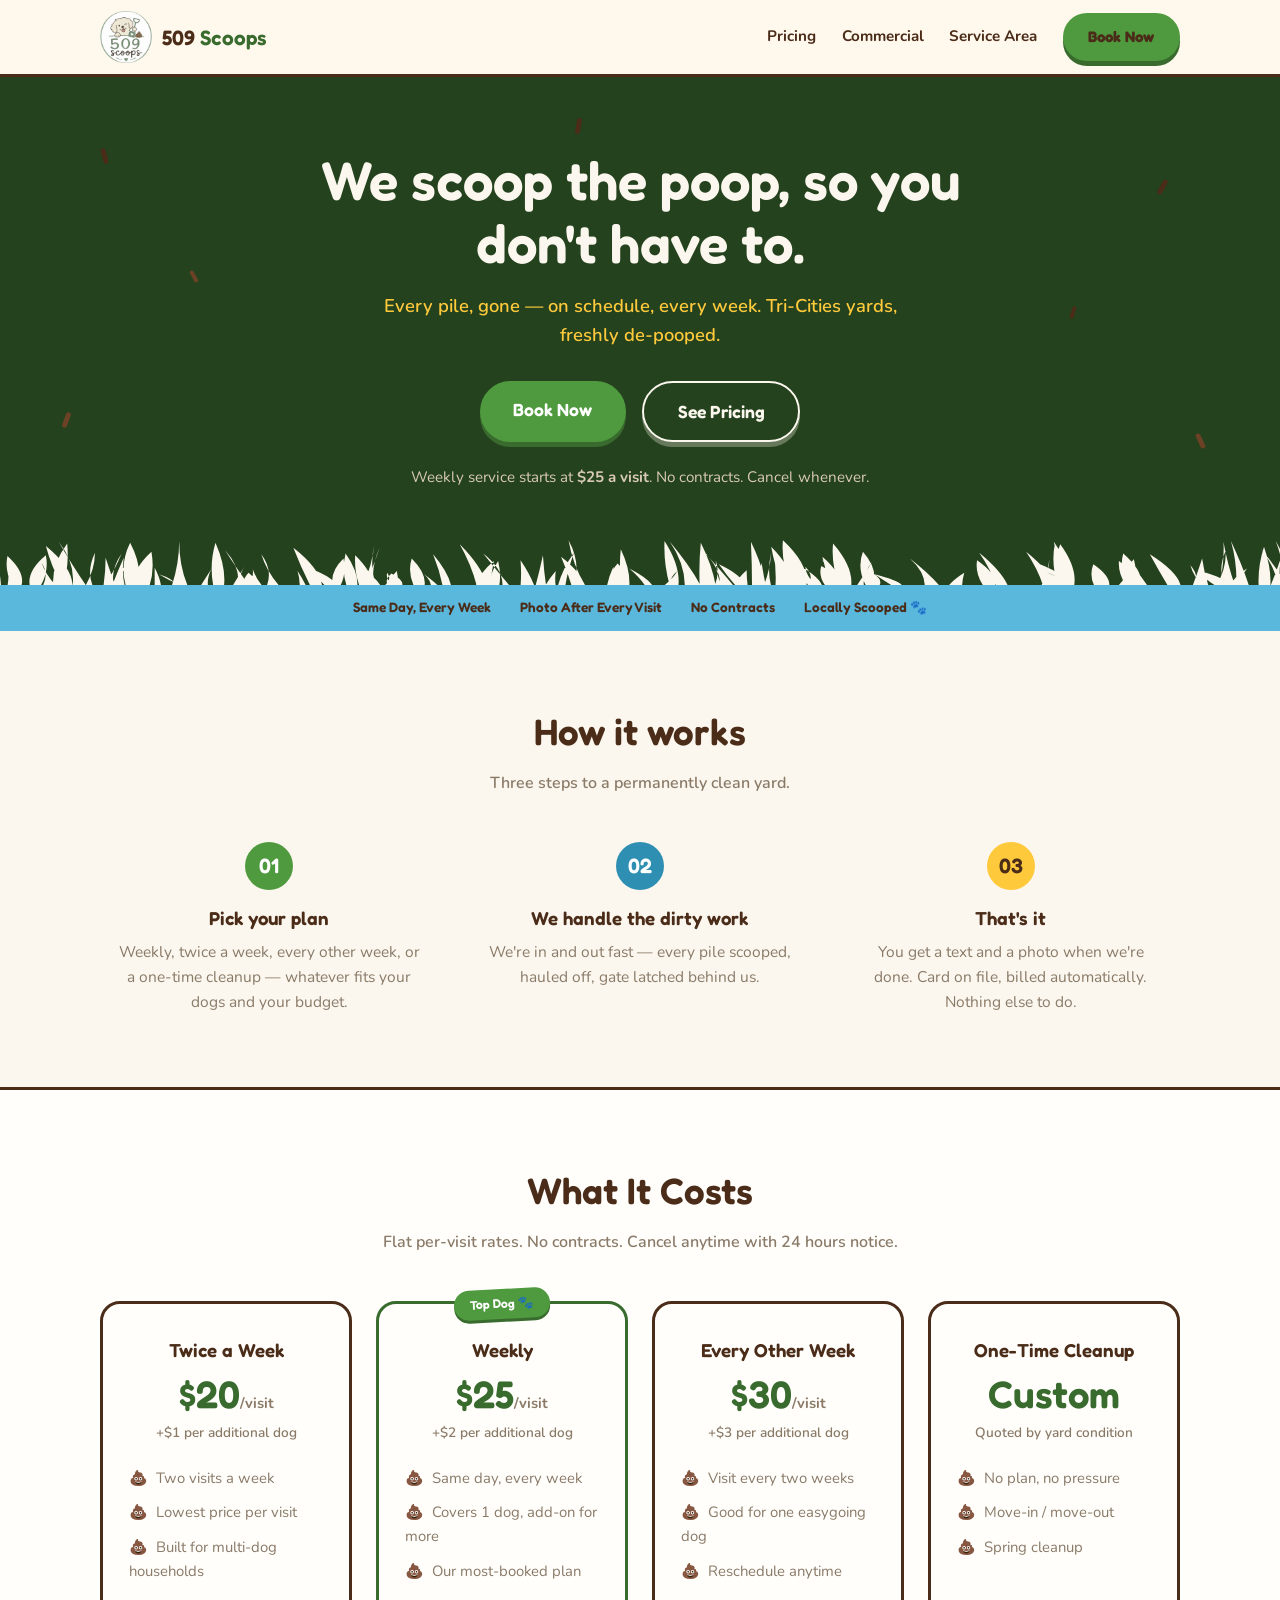
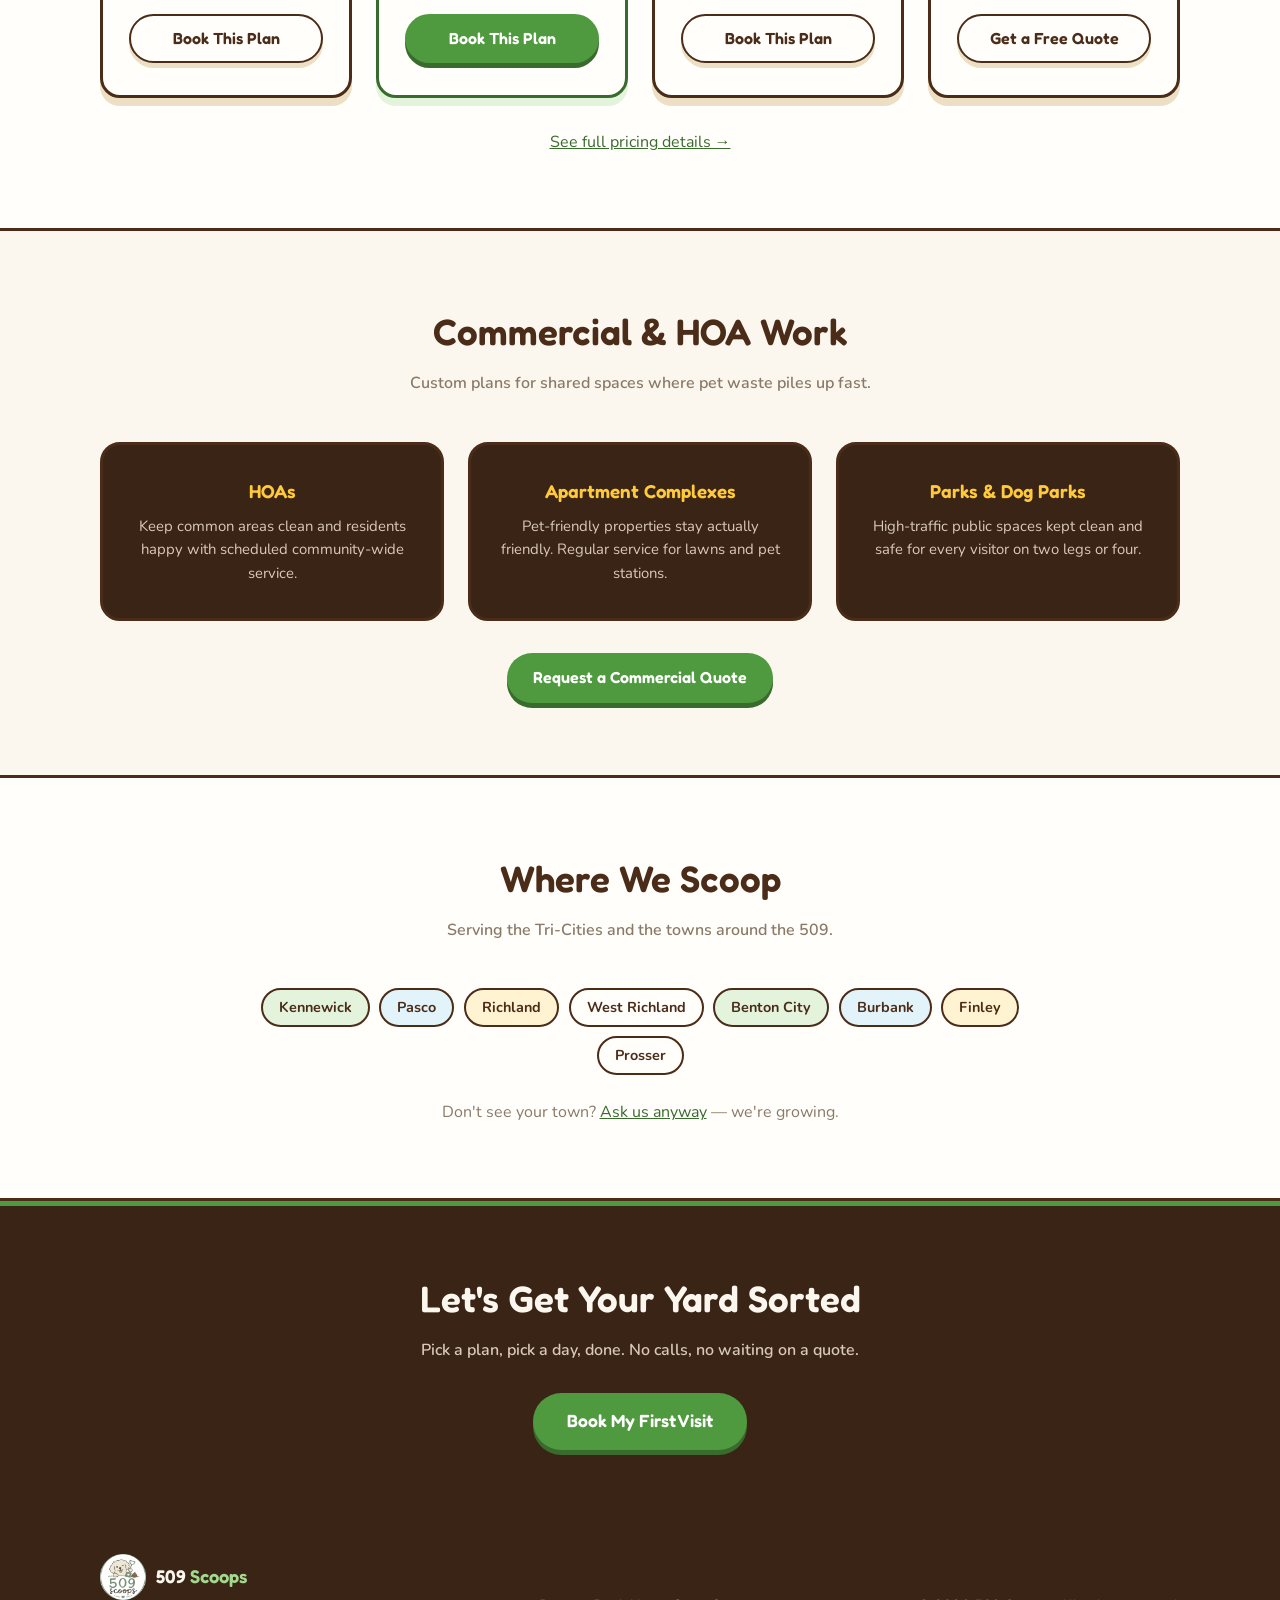
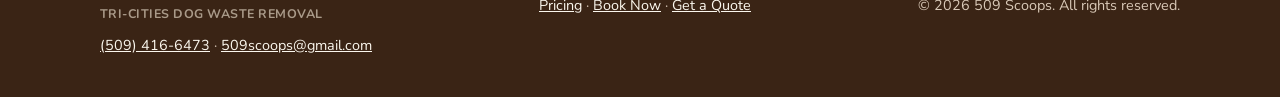
<file: index.html>
<!DOCTYPE html>
<html lang="en">
<head>
  <meta charset="UTF-8">
  <meta name="viewport" content="width=device-width, initial-scale=1.0">
  <title>509 Scoops — Dog Poop Scooping Service in the Tri-Cities, WA</title>
  <meta name="description" content="Professional dog poop scooping in Kennewick, Pasco, and Richland. Weekly, bi-weekly, and one-time yard cleanups starting at $25 per visit. No contracts. Get a free quote today.">
  <link rel="canonical" href="https://509scoops.com/">
  <meta property="og:type" content="website">
  <meta property="og:site_name" content="509 Scoops">
  <meta property="og:title" content="509 Scoops — Dog Poop Scooping Service in the Tri-Cities, WA">
  <meta property="og:description" content="Professional dog poop scooping in Kennewick, Pasco, and Richland. Weekly, bi-weekly, and one-time yard cleanups starting at $25 per visit. No contracts. Get a free quote today.">
  <meta property="og:url" content="https://509scoops.com/">
  <meta property="og:image" content="https://509scoops.com/assets/logo-badge.png">
  <meta name="twitter:card" content="summary">
  <meta name="twitter:title" content="509 Scoops — Dog Poop Scooping Service in the Tri-Cities, WA">
  <meta name="twitter:description" content="Professional dog poop scooping in Kennewick, Pasco, and Richland. Weekly, bi-weekly, and one-time yard cleanups starting at $25 per visit. No contracts. Get a free quote today.">
  <meta name="twitter:image" content="https://509scoops.com/assets/logo-badge.png">
  <link rel="icon" type="image/png" href="/assets/favicon-64.png">
  <link rel="preconnect" href="https://fonts.googleapis.com">
  <link rel="preconnect" href="https://fonts.gstatic.com" crossorigin>
  <link href="https://fonts.googleapis.com/css2?family=Fredoka:wght@500;600;700&family=Nunito:wght@400;600;700;800&display=swap" rel="stylesheet">
  <link rel="stylesheet" href="/css/styles.css?v=5">
  <script type="application/ld+json">
  {
    "@context": "https://schema.org",
    "@type": "LocalBusiness",
    "@id": "https://509scoops.com/#business",
    "name": "509 Scoops",
    "image": "https://509scoops.com/assets/logo-badge.png",
    "url": "https://509scoops.com/",
    "telephone": "+15094166473",
    "email": "509scoops@gmail.com",
    "priceRange": "$20-$49",
    "description": "Professional dog poop scooping and yard cleanup service serving the Tri-Cities, Washington area.",
    "address": {
      "@type": "PostalAddress",
      "addressLocality": "Kennewick",
      "addressRegion": "WA",
      "addressCountry": "US"
    },
    "areaServed": [
      { "@type": "City", "name": "Kennewick" },
      { "@type": "City", "name": "Pasco" },
      { "@type": "City", "name": "Richland" },
      { "@type": "City", "name": "West Richland" },
      { "@type": "City", "name": "Benton City" },
      { "@type": "City", "name": "Burbank" },
      { "@type": "City", "name": "Finley" },
      { "@type": "City", "name": "Prosser" }
    ],
    "makesOffer": [
      {
        "@type": "Offer",
        "name": "Twice-Weekly Dog Waste Removal",
        "price": "20",
        "priceCurrency": "USD"
      },
      {
        "@type": "Offer",
        "name": "Weekly Dog Waste Removal",
        "price": "25",
        "priceCurrency": "USD"
      },
      {
        "@type": "Offer",
        "name": "Bi-Weekly Dog Waste Removal",
        "price": "30",
        "priceCurrency": "USD"
      },
      {
        "@type": "Offer",
        "name": "Monthly Dog Waste Removal",
        "price": "49",
        "priceCurrency": "USD"
      }
    ]
  }
  </script>
</head>
<body>

  <header class="site-header">
    <nav class="nav container">
      <a class="brand" href="/"><img class="brand-badge" src="/assets/logo-badge-300.png" alt="509 Scoops"><span class="brand-text">509 <em>Scoops</em></span></a>
      <button class="nav-toggle" aria-label="Toggle menu" aria-expanded="false">☰</button>
      <ul class="nav-links">
        <li><a href="/pricing/">Pricing</a></li>
        <li><a href="#commercial">Commercial</a></li>
        <li><a href="#service-area">Service Area</a></li>
        <li><a class="btn btn-primary" href="/book/">Book Now</a></li>
      </ul>
    </nav>
  </header>

  <section class="hero">
    <span class="confetti" style="top:14%;left:8%;width:5px;height:16px;background:#4a2c18;transform:rotate(-15deg);"></span>
    <span class="confetti" style="top:66%;left:5%;width:5px;height:16px;background:#6b4226;transform:rotate(20deg);"></span>
    <span class="confetti" style="top:20%;right:9%;width:5px;height:16px;background:#4a2c18;transform:rotate(30deg);"></span>
    <span class="confetti" style="top:70%;right:6%;width:5px;height:16px;background:#6b4226;transform:rotate(-25deg);"></span>
    <span class="confetti" style="top:8%;left:45%;width:5px;height:16px;background:#4a2c18;transform:rotate(10deg);"></span>
    <span class="confetti" style="top:38%;left:15%;width:4px;height:13px;background:#6b4226;transform:rotate(-30deg);"></span>
    <span class="confetti" style="top:45%;right:16%;width:4px;height:13px;background:#4a2c18;transform:rotate(18deg);"></span>
    <div class="container">
      <h1>We scoop the poop, so you don't have to.</h1>
      <p class="lede">Every pile, gone — on schedule, every week. Tri-Cities yards, freshly de-pooped.</p>
      <div class="cta-row">
        <a class="btn btn-primary btn-lg" href="/book/">Book Now</a>
        <a class="btn btn-outline btn-lg" href="/pricing/">See Pricing</a>
      </div>
      <p class="price-note">Weekly service starts at <strong>$25 a visit</strong>. No contracts. Cancel whenever.</p>
    </div>
    <svg class="hero-wave" viewBox="0 0 1200 60" preserveAspectRatio="none">
      <path d="M7,60 Q9,46 7,32 Q13,47 17,60 Z M-8,60 Q-8,53 -23,45 Q-8,53 1,60 Z M28,60 Q25,42 43,23 Q46,43 38,60 Z M12,60 Q4,42 7,24 Q24,44 20,60 Z M-9,60 Q-9,39 -5,17 Q0,41 1,60 Z M68,60 Q71,33 55,7 Q68,36 81,60 Z M58,60 Q48,36 43,12 Q68,38 68,60 Z M40,60 Q46,46 39,32 Q43,47 53,60 Z M50,60 Q48,35 63,9 Q65,37 59,60 Z M97,60 Q99,43 99,26 Q104,45 108,60 Z M127,60 Q118,48 113,37 Q137,50 138,60 Z M98,60 Q108,40 114,21 Q103,42 107,60 Z M80,60 Q89,40 89,20 Q81,42 87,60 Z M105,60 Q110,43 116,26 Q114,45 117,60 Z M118,60 Q112,34 122,8 Q134,37 129,60 Z M125,60 Q124,40 142,19 Q145,42 140,60 Z M161,60 Q168,33 168,6 Q168,36 176,60 Z M188,60 Q193,50 198,40 Q194,51 195,60 Z M163,60 Q166,53 149,46 Q159,54 171,60 Z M145,60 Q145,49 145,38 Q150,50 151,60 Z M223,60 Q226,38 211,17 Q223,41 234,60 Z M229,60 Q227,52 233,44 Q242,53 241,60 Z M218,60 Q224,47 231,33 Q223,48 224,60 Z M234,60 Q238,50 237,40 Q240,51 246,60 Z M250,60 Q256,41 245,22 Q250,43 262,60 Z M200,60 Q196,34 202,8 Q212,37 210,60 Z M312,60 Q309,43 322,27 Q325,45 319,60 Z M291,60 Q282,37 275,14 Q300,39 302,60 Z M305,60 Q298,51 295,41 Q315,52 315,60 Z M281,60 Q281,51 279,42 Q284,52 287,60 Z M364,60 Q360,53 367,45 Q379,53 377,60 Z M337,60 Q332,42 333,23 Q349,43 350,60 Z M325,60 Q320,41 324,21 Q336,43 335,60 Z M342,60 Q350,37 356,14 Q347,39 351,60 Z M361,60 Q365,51 372,42 Q373,52 375,60 Z M340,60 Q349,35 351,10 Q346,38 353,60 Z M360,60 Q368,52 363,44 Q361,53 370,60 Z M344,60 Q343,48 336,35 Q352,49 357,60 Z M447,60 Q442,35 431,10 Q452,37 457,60 Z M388,60 Q382,43 386,27 Q400,45 398,60 Z M404,60 Q404,50 392,41 Q404,51 411,60 Z M415,60 Q412,41 406,22 Q420,43 423,60 Z M446,60 Q449,45 463,30 Q461,47 458,60 Z M502,60 Q506,41 509,23 Q510,43 512,60 Z M456,60 Q454,49 441,38 Q460,50 468,60 Z M471,60 Q472,40 453,21 Q466,42 478,60 Z M459,60 Q459,45 467,30 Q470,46 468,60 Z M511,60 Q515,51 521,42 Q520,52 521,60 Z M523,60 Q527,40 538,20 Q532,42 530,60 Z M488,60 Q489,45 488,29 Q497,46 501,60 Z M583,60 Q580,38 582,16 Q591,40 590,60 Z M538,60 Q545,33 533,5 Q537,35 549,60 Z M569,60 Q571,48 575,37 Q576,49 576,60 Z M575,60 Q569,47 579,33 Q592,48 588,60 Z M536,60 Q532,43 526,25 Q545,44 548,60 Z M628,60 Q622,33 623,6 Q638,36 636,60 Z M622,60 Q631,51 635,42 Q626,52 630,60 Z M605,60 Q600,50 590,39 Q608,51 612,60 Z M670,60 Q675,44 671,29 Q671,46 677,60 Z M675,60 Q676,40 660,19 Q676,42 688,60 Z M642,60 Q642,33 628,7 Q647,36 657,60 Z M656,60 Q655,34 657,8 Q668,36 671,60 Z M727,60 Q728,40 725,19 Q733,42 738,60 Z M710,60 Q712,46 714,32 Q716,48 718,60 Z M688,60 Q692,50 700,41 Q700,51 701,60 Z M734,60 Q726,36 723,13 Q743,39 743,60 Z M705,60 Q705,34 704,7 Q715,36 718,60 Z M735,60 Q738,40 737,20 Q739,42 743,60 Z M690,60 Q681,47 674,34 Q697,48 698,60 Z M716,60 Q722,40 723,20 Q719,42 723,60 Z M757,60 Q764,49 755,37 Q756,50 766,60 Z M775,60 Q779,40 767,21 Q778,42 790,60 Z M779,60 Q774,43 771,25 Q788,44 789,60 Z M774,60 Q767,48 770,36 Q789,49 788,60 Z M758,60 Q751,45 743,31 Q767,47 771,60 Z M787,60 Q779,34 781,9 Q800,37 798,60 Z M742,60 Q732,33 734,5 Q759,35 756,60 Z M816,60 Q812,53 820,46 Q828,54 824,60 Z M803,60 Q811,45 818,30 Q808,47 810,60 Z M812,60 Q803,39 809,19 Q824,41 818,60 Z M837,60 Q828,53 820,46 Q844,54 846,60 Z M934,60 Q929,40 918,20 Q939,42 945,60 Z M867,60 Q867,43 853,27 Q871,45 881,60 Z M922,60 Q914,45 916,29 Q935,46 933,60 Z M889,60 Q894,52 904,44 Q902,53 902,60 Z M992,60 Q985,34 989,9 Q1005,37 1001,60 Z M992,60 Q980,47 975,34 Q1002,48 1001,60 Z M984,60 Q991,49 987,38 Q989,50 998,60 Z M976,60 Q983,44 984,28 Q980,46 985,60 Z M992,60 Q986,35 994,10 Q1010,38 1007,60 Z M978,60 Q973,40 962,19 Q984,42 990,60 Z M998,60 Q999,52 980,43 Q996,52 1009,60 Z M996,60 Q992,33 988,7 Q1004,36 1007,60 Z M1095,60 Q1086,41 1078,22 Q1104,43 1107,60 Z M1065,60 Q1066,40 1052,19 Q1066,42 1076,60 Z M1026,60 Q1021,47 1025,34 Q1041,48 1040,60 Z M1056,60 Q1049,40 1053,21 Q1072,42 1070,60 Z M1053,60 Q1050,44 1063,28 Q1067,46 1061,60 Z M1056,60 Q1048,45 1049,30 Q1068,47 1066,60 Z M1048,60 Q1054,52 1058,45 Q1057,53 1062,60 Z M1140,60 Q1129,51 1123,41 Q1153,52 1153,60 Z M1140,60 Q1150,39 1149,18 Q1141,41 1149,60 Z M1120,60 Q1123,52 1131,44 Q1132,53 1132,60 Z M1119,60 Q1125,48 1116,35 Q1119,49 1128,60 Z M1143,60 Q1148,33 1147,7 Q1151,36 1158,60 Z M1118,60 Q1123,43 1127,27 Q1129,45 1133,60 Z M1153,60 Q1157,49 1169,39 Q1163,50 1161,60 Z M1180,60 Q1179,37 1185,13 Q1192,39 1191,60 Z M1159,60 Q1160,33 1154,6 Q1165,36 1171,60 Z M1191,60 Q1200,33 1205,7 Q1197,36 1201,60 Z M1198,60 Q1196,38 1182,15 Q1198,40 1207,60 Z M1200,60 Q1198,51 1213,42 Q1213,52 1207,60 Z M1204,60 Q1204,33 1196,6 Q1209,36 1215,60 Z M1230,60 Q1232,39 1220,19 Q1231,41 1239,60 Z M1248,60 Q1236,46 1231,33 Q1260,48 1260,60 Z M1220,60 Q1224,34 1213,7 Q1219,36 1230,60 Z M1246,60 Q1252,34 1241,8 Q1249,37 1260,60 Z M1220,60 Q1229,47 1237,35 Q1229,49 1232,60 Z" fill="#fbf7ee"/>
    </svg>
  </section>

  <section class="trust-bar">
    <div class="container">
      <span class="trust-item">Same Day, Every Week</span>
      <span class="trust-item">Photo After Every Visit</span>
      <span class="trust-item">No Contracts</span>
      <span class="trust-item">Locally Scooped 🐾</span>
    </div>
  </section>

  <section class="section">
    <div class="container">
      <h2>How it works</h2>
      <p class="section-sub">Three steps to a permanently clean yard.</p>
      <div class="steps">
        <div class="step">
          <span class="num">01</span>
          <h3>Pick your plan</h3>
          <p>Weekly, twice a week, every other week, or a one-time cleanup — whatever fits your dogs and your budget.</p>
        </div>
        <div class="step">
          <span class="num">02</span>
          <h3>We handle the dirty work</h3>
          <p>We're in and out fast — every pile scooped, hauled off, gate latched behind us.</p>
        </div>
        <div class="step">
          <span class="num">03</span>
          <h3>That's it</h3>
          <p>You get a text and a photo when we're done. Card on file, billed automatically. Nothing else to do.</p>
        </div>
      </div>
    </div>
  </section>

  <section class="section section-alt">
    <div class="container">
      <h2>What It Costs</h2>
      <p class="section-sub">Flat per-visit rates. No contracts. Cancel anytime with 24 hours notice.</p>
      <!-- Prices set from July 2026 Tri-Cities market sweep — confirm before launch -->
      <div class="plans">
        <div class="plan">
          <h3>Twice a Week</h3>
          <p class="price">$20<small>/visit</small></p>
          <p class="per-dog">+$1 per additional dog</p>
          <ul>
            <li>Two visits a week</li>
            <li>Lowest price per visit</li>
            <li>Built for multi-dog households</li>
          </ul>
          <a class="btn btn-outline" href="/book/">Book This Plan</a>
        </div>
        <div class="plan featured">
          <span class="badge">Top Dog 🐾</span>
          <h3>Weekly</h3>
          <p class="price">$25<small>/visit</small></p>
          <p class="per-dog">+$2 per additional dog</p>
          <ul>
            <li>Same day, every week</li>
            <li>Covers 1 dog, add-on for more</li>
            <li>Our most-booked plan</li>
          </ul>
          <a class="btn btn-primary" href="/book/">Book This Plan</a>
        </div>
        <div class="plan">
          <h3>Every Other Week</h3>
          <p class="price">$30<small>/visit</small></p>
          <p class="per-dog">+$3 per additional dog</p>
          <ul>
            <li>Visit every two weeks</li>
            <li>Good for one easygoing dog</li>
            <li>Reschedule anytime</li>
          </ul>
          <a class="btn btn-outline" href="/book/">Book This Plan</a>
        </div>
        <div class="plan">
          <h3>One-Time Cleanup</h3>
          <p class="price">Custom</p>
          <p class="per-dog">Quoted by yard condition</p>
          <ul>
            <li>No plan, no pressure</li>
            <li>Move-in / move-out</li>
            <li>Spring cleanup</li>
          </ul>
          <a class="btn btn-outline" href="/quote/">Get a Free Quote</a>
        </div>
      </div>
      <p style="text-align:center;margin-top:2rem;">
        <a href="/pricing/">See full pricing details →</a>
      </p>
    </div>
  </section>

  <section class="section" id="commercial">
    <div class="container">
      <h2>Commercial &amp; HOA Work</h2>
      <p class="section-sub">Custom plans for shared spaces where pet waste piles up fast.</p>
      <div class="commercial-grid">
        <div class="commercial-card">
          <h3>HOAs</h3>
          <p>Keep common areas clean and residents happy with scheduled community-wide service.</p>
        </div>
        <div class="commercial-card">
          <h3>Apartment Complexes</h3>
          <p>Pet-friendly properties stay actually friendly. Regular service for lawns and pet stations.</p>
        </div>
        <div class="commercial-card">
          <h3>Parks &amp; Dog Parks</h3>
          <p>High-traffic public spaces kept clean and safe for every visitor on two legs or four.</p>
        </div>
      </div>
      <p style="text-align:center;margin-top:2rem;">
        <a class="btn btn-primary" href="/quote/">Request a Commercial Quote</a>
      </p>
    </div>
  </section>

  <section class="section section-alt" id="service-area">
    <div class="container">
      <h2>Where We Scoop</h2>
      <p class="section-sub">Serving the Tri-Cities and the towns around the 509.</p>
      <div class="city-chips">
        <span>Kennewick</span>
        <span>Pasco</span>
        <span>Richland</span>
        <span>West Richland</span>
        <span>Benton City</span>
        <span>Burbank</span>
        <span>Finley</span>
        <span>Prosser</span>
      </div>
      <p style="text-align:center;margin-top:1.6rem;color:var(--brown-soft);">
        Don't see your town? <a href="/quote/">Ask us anyway</a> — we're growing.
      </p>
    </div>
  </section>

  <section class="cta-band">
    <div class="container">
      <h2>Let's Get Your Yard Sorted</h2>
      <p>Pick a plan, pick a day, done. No calls, no waiting on a quote.</p>
      <a class="btn btn-primary btn-lg" href="/book/">Book My First Visit</a>
    </div>
  </section>

  <footer class="site-footer">
    <div class="container">
      <div>
        <a class="brand" href="/"><img class="brand-badge" src="/assets/logo-badge-300.png" alt="509 Scoops"><span class="brand-text">509 <em>Scoops</em></span></a><span class="footer-tagline">Tri-Cities Dog Waste Removal</span>
        <a href="tel:+15094166473">(509) 416-6473</a> ·
        <a href="mailto:509scoops@gmail.com">509scoops@gmail.com</a>
      </div>
      <div>
        <a href="/pricing/">Pricing</a> ·
        <a href="/book/">Book Now</a> ·
        <a href="/quote/">Get a Quote</a>
      </div>
      <div>© 2026 509 Scoops. All rights reserved.</div>
    </div>
  </footer>

  <script src="/js/nav.js?v=5"></script>
</body>
</html>
</file>
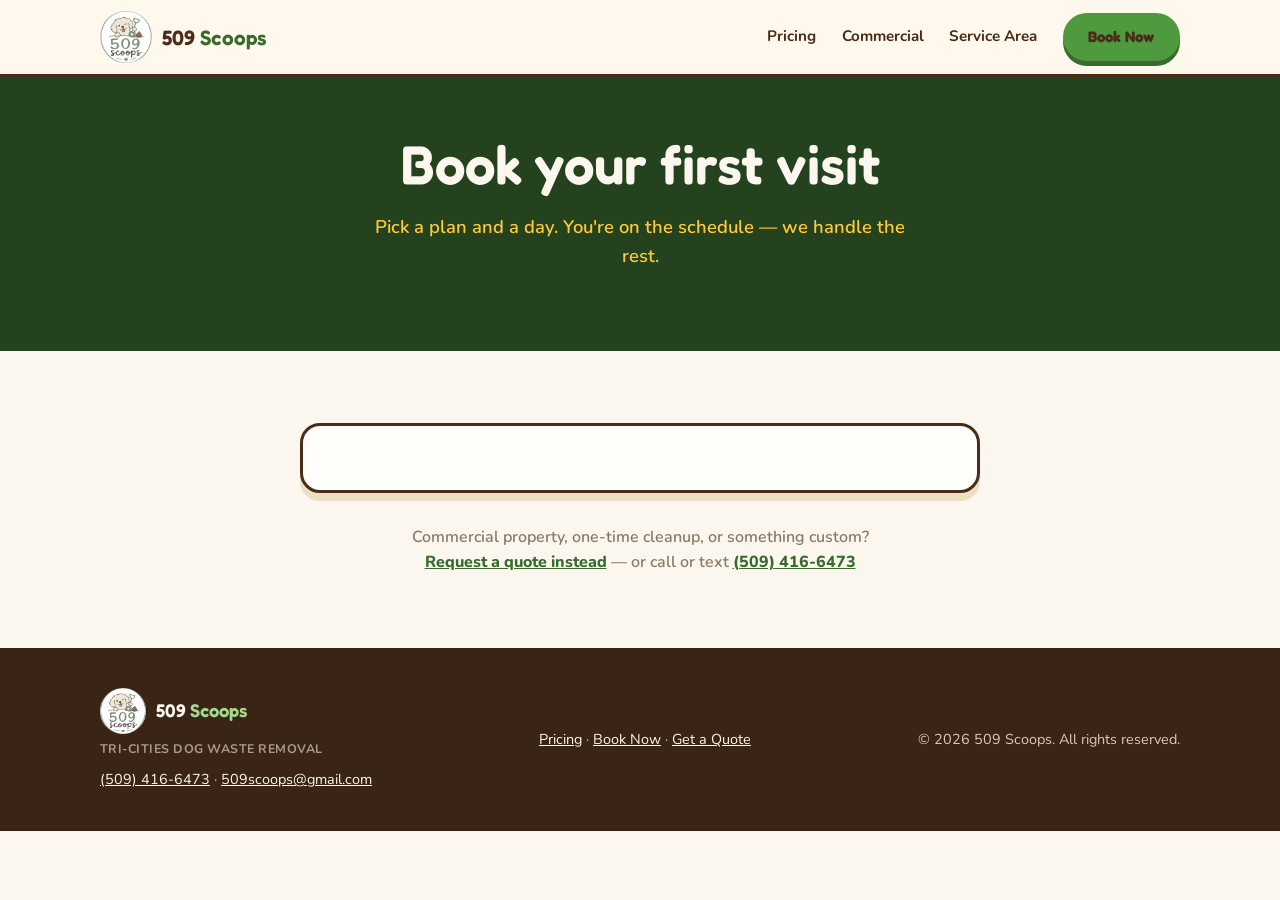
<file: book/index.html>
<!DOCTYPE html>
<html lang="en">
<head>
  <meta charset="UTF-8">
  <meta name="viewport" content="width=device-width, initial-scale=1.0">
  <title>Book Your First Visit — 509 Scoops Dog Waste Removal, Tri-Cities WA</title>
  <meta name="description" content="Pick your plan and schedule your first dog waste cleanup online. Real-time availability in Kennewick, Pasco, and Richland — booked in under a minute.">
  <link rel="canonical" href="https://509scoops.com/book/">
  <meta property="og:type" content="website">
  <meta property="og:site_name" content="509 Scoops">
  <meta property="og:title" content="Book Your First Visit — 509 Scoops Dog Waste Removal, Tri-Cities WA">
  <meta property="og:description" content="Pick your plan and schedule your first dog waste cleanup online. Real-time availability in Kennewick, Pasco, and Richland — booked in under a minute.">
  <meta property="og:url" content="https://509scoops.com/book/">
  <meta property="og:image" content="https://509scoops.com/assets/logo-badge.png">
  <meta name="twitter:card" content="summary">
  <meta name="twitter:title" content="Book Your First Visit — 509 Scoops Dog Waste Removal, Tri-Cities WA">
  <meta name="twitter:description" content="Pick your plan and schedule your first dog waste cleanup online. Real-time availability in Kennewick, Pasco, and Richland — booked in under a minute.">
  <meta name="twitter:image" content="https://509scoops.com/assets/logo-badge.png">
  <link rel="icon" type="image/png" href="/assets/favicon-64.png">
  <link rel="preconnect" href="https://fonts.googleapis.com">
  <link rel="preconnect" href="https://fonts.gstatic.com" crossorigin>
  <link href="https://fonts.googleapis.com/css2?family=Fredoka:wght@500;600;700&family=Nunito:wght@400;600;700;800&display=swap" rel="stylesheet">
  <link rel="stylesheet" href="/css/styles.css?v=5">
</head>
<body>

  <header class="site-header">
    <nav class="nav container">
      <a class="brand" href="/"><img class="brand-badge" src="/assets/logo-badge-300.png" alt="509 Scoops"><span class="brand-text">509 <em>Scoops</em></span></a>
      <button class="nav-toggle" aria-label="Toggle menu" aria-expanded="false">☰</button>
      <ul class="nav-links">
        <li><a href="/pricing/">Pricing</a></li>
        <li><a href="/#commercial">Commercial</a></li>
        <li><a href="/#service-area">Service Area</a></li>
        <li><a class="btn btn-primary" href="/book/">Book Now</a></li>
      </ul>
    </nav>
  </header>

  <section class="hero" style="padding:3.5rem 0 3rem;">
    <div class="container">
      <h1>Book your first visit</h1>
      <p class="lede">Pick a plan and a day. You're on the schedule — we handle the rest.</p>
    </div>
  </section>

  <section class="section">
    <div class="container">
      <div class="form-wrap">
        <!-- Jobber online booking embed — manage offerings and availability in
             Jobber under Settings → Requests and Bookings -->
        <div id="225b2abd-6e94-4a4e-9149-ae6d33d08424-4968383"></div>
        <link rel="stylesheet" href="https://d3ey4dbjkt2f6s.cloudfront.net/assets/external/work_request_embed.css" media="screen" />
        <script src="https://d3ey4dbjkt2f6s.cloudfront.net/assets/static_link/work_request_embed_snippet.js" clienthub_id="225b2abd-6e94-4a4e-9149-ae6d33d08424-4968383" form_url="https://clienthub.getjobber.com/client_hubs/225b2abd-6e94-4a4e-9149-ae6d33d08424/public/work_request/embedded_work_request_form?form_id=4968383"></script>
      </div>

      <div class="contact-fallback">
        <p>Commercial property, one-time cleanup, or something custom?</p>
        <p><a href="/quote/">Request a quote instead</a> — or call or text <a href="tel:+15094166473">(509) 416-6473</a></p>
      </div>
    </div>
  </section>

  <footer class="site-footer">
    <div class="container">
      <div>
        <a class="brand" href="/"><img class="brand-badge" src="/assets/logo-badge-300.png" alt="509 Scoops"><span class="brand-text">509 <em>Scoops</em></span></a><span class="footer-tagline">Tri-Cities Dog Waste Removal</span>
        <a href="tel:+15094166473">(509) 416-6473</a> ·
        <a href="mailto:509scoops@gmail.com">509scoops@gmail.com</a>
      </div>
      <div>
        <a href="/pricing/">Pricing</a> ·
        <a href="/book/">Book Now</a> ·
        <a href="/quote/">Get a Quote</a>
      </div>
      <div>© 2026 509 Scoops. All rights reserved.</div>
    </div>
  </footer>

  <script src="/js/nav.js?v=5"></script>
</body>
</html>
</file>
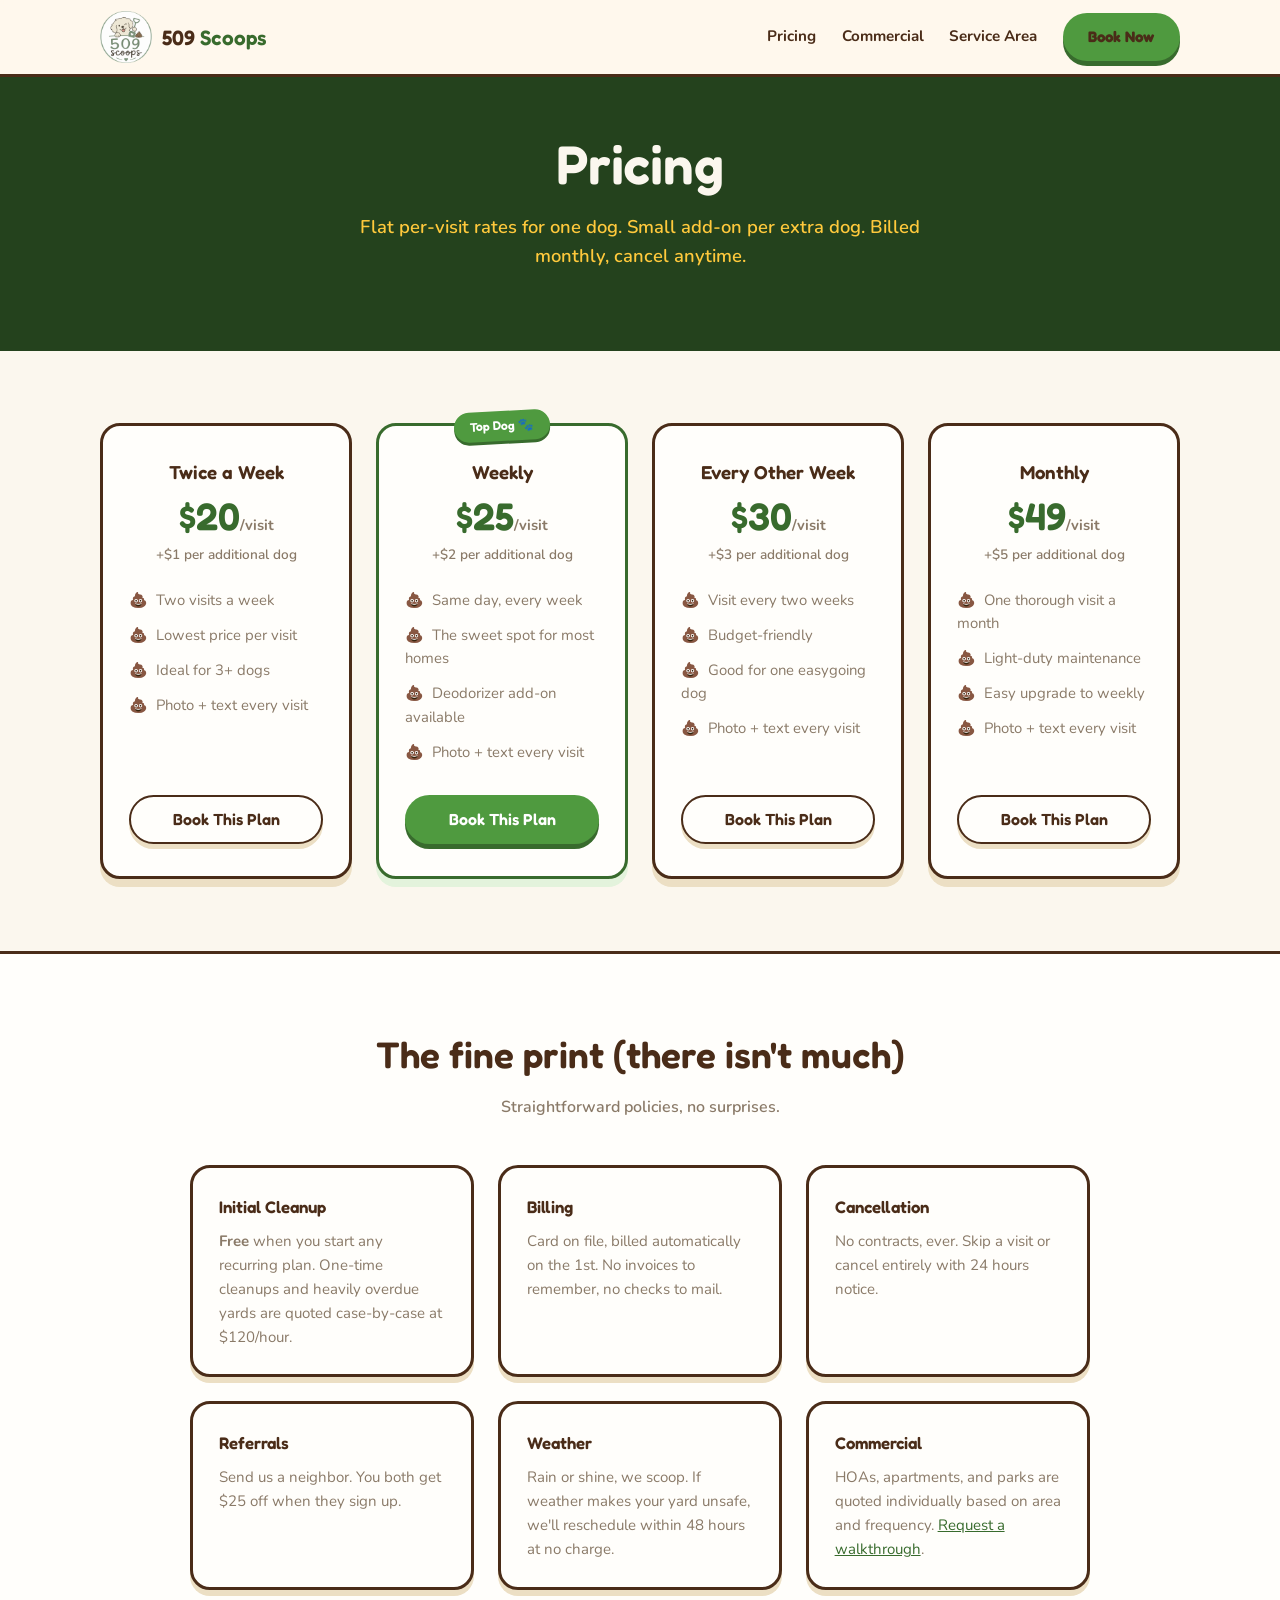
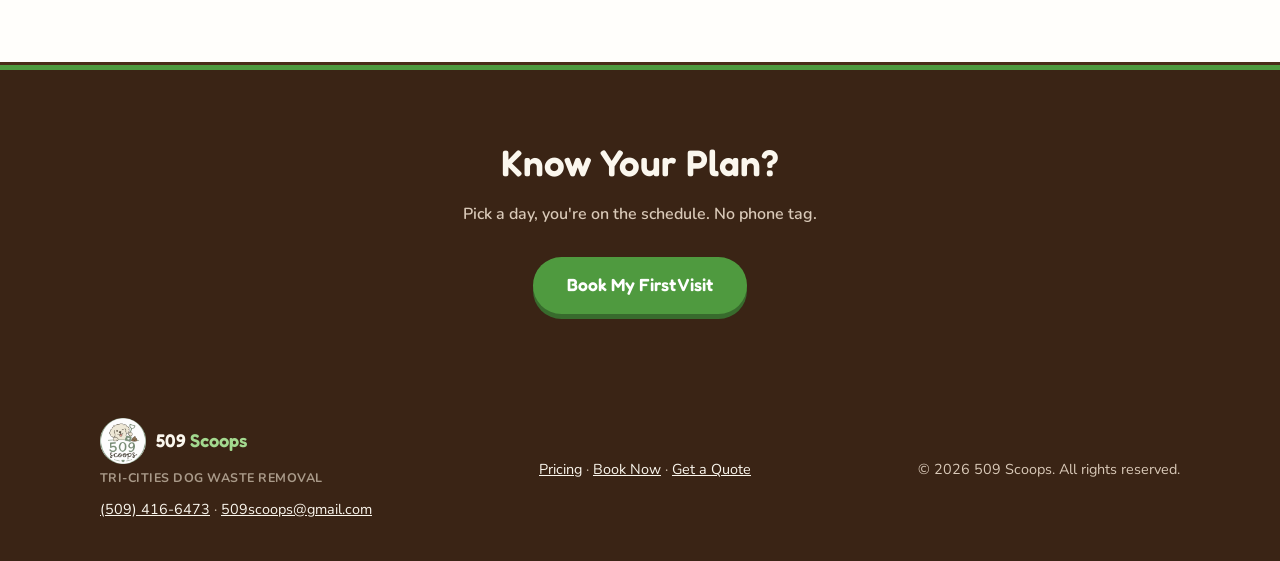
<file: pricing/index.html>
<!DOCTYPE html>
<html lang="en">
<head>
  <meta charset="UTF-8">
  <meta name="viewport" content="width=device-width, initial-scale=1.0">
  <title>Pricing — 509 Scoops Dog Waste Removal, Tri-Cities WA</title>
  <meta name="description" content="Flat per-visit pricing for dog waste removal in Kennewick, Pasco, and Richland. Twice-weekly from $20, weekly from $25, bi-weekly from $30. No contracts, cancel anytime.">
  <link rel="canonical" href="https://509scoops.com/pricing/">
  <meta property="og:type" content="website">
  <meta property="og:site_name" content="509 Scoops">
  <meta property="og:title" content="Pricing — 509 Scoops Dog Waste Removal, Tri-Cities WA">
  <meta property="og:description" content="Flat per-visit pricing for dog waste removal in Kennewick, Pasco, and Richland. Twice-weekly from $20, weekly from $25, bi-weekly from $30. No contracts, cancel anytime.">
  <meta property="og:url" content="https://509scoops.com/pricing/">
  <meta property="og:image" content="https://509scoops.com/assets/logo-badge.png">
  <meta name="twitter:card" content="summary">
  <meta name="twitter:title" content="Pricing — 509 Scoops Dog Waste Removal, Tri-Cities WA">
  <meta name="twitter:description" content="Flat per-visit pricing for dog waste removal in Kennewick, Pasco, and Richland. Twice-weekly from $20, weekly from $25, bi-weekly from $30. No contracts, cancel anytime.">
  <meta name="twitter:image" content="https://509scoops.com/assets/logo-badge.png">
  <link rel="icon" type="image/png" href="/assets/favicon-64.png">
  <link rel="preconnect" href="https://fonts.googleapis.com">
  <link rel="preconnect" href="https://fonts.gstatic.com" crossorigin>
  <link href="https://fonts.googleapis.com/css2?family=Fredoka:wght@500;600;700&family=Nunito:wght@400;600;700;800&display=swap" rel="stylesheet">
  <link rel="stylesheet" href="/css/styles.css?v=5">
</head>
<body>

  <header class="site-header">
    <nav class="nav container">
      <a class="brand" href="/"><img class="brand-badge" src="/assets/logo-badge-300.png" alt="509 Scoops"><span class="brand-text">509 <em>Scoops</em></span></a>
      <button class="nav-toggle" aria-label="Toggle menu" aria-expanded="false">☰</button>
      <ul class="nav-links">
        <li><a href="/pricing/">Pricing</a></li>
        <li><a href="/#commercial">Commercial</a></li>
        <li><a href="/#service-area">Service Area</a></li>
        <li><a class="btn btn-primary" href="/book/">Book Now</a></li>
      </ul>
    </nav>
  </header>

  <section class="hero" style="padding:3.5rem 0 3rem;">
    <div class="container">
      <h1>Pricing</h1>
      <p class="lede">Flat per-visit rates for one dog. Small add-on per extra dog. Billed monthly, cancel anytime.</p>
    </div>
  </section>

  <section class="section">
    <div class="container">
      <!-- Prices set from July 2026 Tri-Cities market sweep — confirm before launch -->
      <div class="plans">
        <div class="plan">
          <h3>Twice a Week</h3>
          <p class="price">$20<small>/visit</small></p>
          <p class="per-dog">+$1 per additional dog</p>
          <ul>
            <li>Two visits a week</li>
            <li>Lowest price per visit</li>
            <li>Ideal for 3+ dogs</li>
            <li>Photo + text every visit</li>
          </ul>
          <a class="btn btn-outline" href="/book/">Book This Plan</a>
        </div>
        <div class="plan featured">
          <span class="badge">Top Dog 🐾</span>
          <h3>Weekly</h3>
          <p class="price">$25<small>/visit</small></p>
          <p class="per-dog">+$2 per additional dog</p>
          <ul>
            <li>Same day, every week</li>
            <li>The sweet spot for most homes</li>
            <li>Deodorizer add-on available</li>
            <li>Photo + text every visit</li>
          </ul>
          <a class="btn btn-primary" href="/book/">Book This Plan</a>
        </div>
        <div class="plan">
          <h3>Every Other Week</h3>
          <p class="price">$30<small>/visit</small></p>
          <p class="per-dog">+$3 per additional dog</p>
          <ul>
            <li>Visit every two weeks</li>
            <li>Budget-friendly</li>
            <li>Good for one easygoing dog</li>
            <li>Photo + text every visit</li>
          </ul>
          <a class="btn btn-outline" href="/book/">Book This Plan</a>
        </div>
        <div class="plan">
          <h3>Monthly</h3>
          <p class="price">$49<small>/visit</small></p>
          <p class="per-dog">+$5 per additional dog</p>
          <ul>
            <li>One thorough visit a month</li>
            <li>Light-duty maintenance</li>
            <li>Easy upgrade to weekly</li>
            <li>Photo + text every visit</li>
          </ul>
          <a class="btn btn-outline" href="/book/">Book This Plan</a>
        </div>
      </div>
    </div>
  </section>

  <section class="section section-alt">
    <div class="container">
      <h2>The fine print (there isn't much)</h2>
      <p class="section-sub">Straightforward policies, no surprises.</p>
      <div class="details-grid">
        <div class="detail-card">
          <h3>Initial Cleanup</h3>
          <!-- Free-with-plan matches Your Local Scoop's offer — confirm you want to match it -->
          <p><strong>Free</strong> when you start any recurring plan. One-time cleanups and heavily overdue yards are quoted case-by-case at $120/hour.</p>
        </div>
        <div class="detail-card">
          <h3>Billing</h3>
          <p>Card on file, billed automatically on the 1st. No invoices to remember, no checks to mail.</p>
        </div>
        <div class="detail-card">
          <h3>Cancellation</h3>
          <p>No contracts, ever. Skip a visit or cancel entirely with 24 hours notice.</p>
        </div>
        <div class="detail-card">
          <h3>Referrals</h3>
          <!-- TODO: placeholder offer -->
          <p>Send us a neighbor. You both get $25 off when they sign up.</p>
        </div>
        <div class="detail-card">
          <h3>Weather</h3>
          <p>Rain or shine, we scoop. If weather makes your yard unsafe, we'll reschedule within 48 hours at no charge.</p>
        </div>
        <div class="detail-card">
          <h3>Commercial</h3>
          <p>HOAs, apartments, and parks are quoted individually based on area and frequency. <a href="/quote/">Request a walkthrough</a>.</p>
        </div>
      </div>
    </div>
  </section>

  <section class="cta-band">
    <div class="container">
      <h2>Know Your Plan?</h2>
      <p>Pick a day, you're on the schedule. No phone tag.</p>
      <a class="btn btn-primary btn-lg" href="/book/">Book My First Visit</a>
    </div>
  </section>

  <footer class="site-footer">
    <div class="container">
      <div>
        <a class="brand" href="/"><img class="brand-badge" src="/assets/logo-badge-300.png" alt="509 Scoops"><span class="brand-text">509 <em>Scoops</em></span></a><span class="footer-tagline">Tri-Cities Dog Waste Removal</span>
        <a href="tel:+15094166473">(509) 416-6473</a> ·
        <a href="mailto:509scoops@gmail.com">509scoops@gmail.com</a>
      </div>
      <div>
        <a href="/pricing/">Pricing</a> ·
        <a href="/book/">Book Now</a> ·
        <a href="/quote/">Get a Quote</a>
      </div>
      <div>© 2026 509 Scoops. All rights reserved.</div>
    </div>
  </footer>

  <script src="/js/nav.js?v=5"></script>
</body>
</html>
</file>
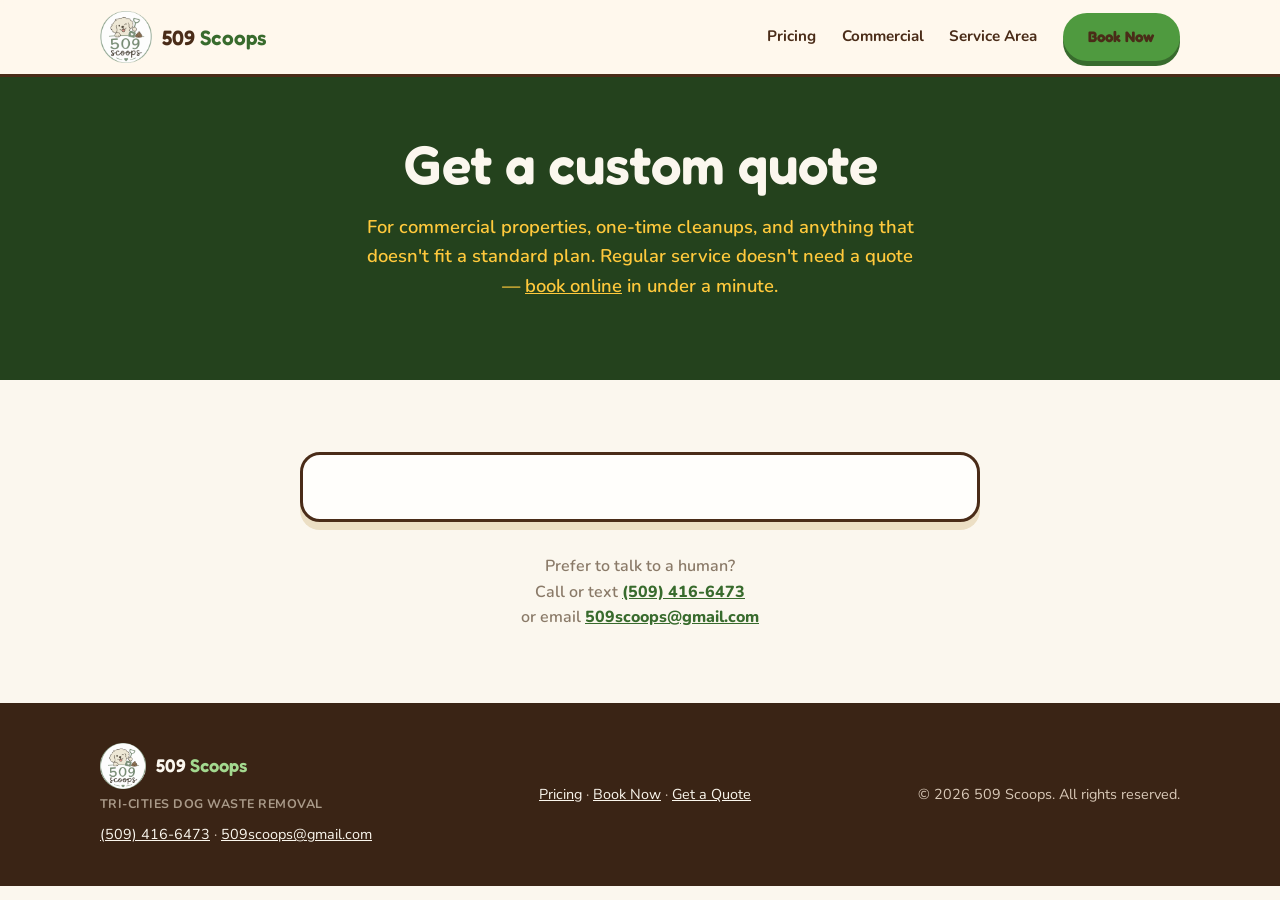
<file: quote/index.html>
<!DOCTYPE html>
<html lang="en">
<head>
  <meta charset="UTF-8">
  <meta name="viewport" content="width=device-width, initial-scale=1.0">
  <title>Get a Free Quote — 509 Scoops Dog Waste Removal, Tri-Cities WA</title>
  <meta name="description" content="Request a free quote for dog waste removal in Kennewick, Pasco, and Richland. Tell us about your yard and dogs — we'll get back to you the same day.">
  <link rel="canonical" href="https://509scoops.com/quote/">
  <meta property="og:type" content="website">
  <meta property="og:site_name" content="509 Scoops">
  <meta property="og:title" content="Get a Free Quote — 509 Scoops Dog Waste Removal, Tri-Cities WA">
  <meta property="og:description" content="Request a free quote for dog waste removal in Kennewick, Pasco, and Richland. Tell us about your yard and dogs — we'll get back to you the same day.">
  <meta property="og:url" content="https://509scoops.com/quote/">
  <meta property="og:image" content="https://509scoops.com/assets/logo-badge.png">
  <meta name="twitter:card" content="summary">
  <meta name="twitter:title" content="Get a Free Quote — 509 Scoops Dog Waste Removal, Tri-Cities WA">
  <meta name="twitter:description" content="Request a free quote for dog waste removal in Kennewick, Pasco, and Richland. Tell us about your yard and dogs — we'll get back to you the same day.">
  <meta name="twitter:image" content="https://509scoops.com/assets/logo-badge.png">
  <link rel="icon" type="image/png" href="/assets/favicon-64.png">
  <link rel="preconnect" href="https://fonts.googleapis.com">
  <link rel="preconnect" href="https://fonts.gstatic.com" crossorigin>
  <link href="https://fonts.googleapis.com/css2?family=Fredoka:wght@500;600;700&family=Nunito:wght@400;600;700;800&display=swap" rel="stylesheet">
  <link rel="stylesheet" href="/css/styles.css?v=5">
</head>
<body>

  <header class="site-header">
    <nav class="nav container">
      <a class="brand" href="/"><img class="brand-badge" src="/assets/logo-badge-300.png" alt="509 Scoops"><span class="brand-text">509 <em>Scoops</em></span></a>
      <button class="nav-toggle" aria-label="Toggle menu" aria-expanded="false">☰</button>
      <ul class="nav-links">
        <li><a href="/pricing/">Pricing</a></li>
        <li><a href="/#commercial">Commercial</a></li>
        <li><a href="/#service-area">Service Area</a></li>
        <li><a class="btn btn-primary" href="/book/">Book Now</a></li>
      </ul>
    </nav>
  </header>

  <section class="hero" style="padding:3.5rem 0 3rem;">
    <div class="container">
      <h1>Get a custom quote</h1>
      <p class="lede">For commercial properties, one-time cleanups, and anything that doesn't fit a standard plan. Regular service doesn't need a quote — <a href="/book/" style="color:var(--yellow);">book online</a> in under a minute.</p>
    </div>
  </section>

  <section class="section">
    <div class="container">
      <div class="form-wrap">
        <!-- Jobber request form embed — manage the form in Jobber under
             Settings → Requests and Bookings -->
        <div id="225b2abd-6e94-4a4e-9149-ae6d33d08424-4968163"></div>
        <link rel="stylesheet" href="https://d3ey4dbjkt2f6s.cloudfront.net/assets/external/work_request_embed.css" media="screen" />
        <script src="https://d3ey4dbjkt2f6s.cloudfront.net/assets/static_link/work_request_embed_snippet.js" clienthub_id="225b2abd-6e94-4a4e-9149-ae6d33d08424-4968163" form_url="https://clienthub.getjobber.com/client_hubs/225b2abd-6e94-4a4e-9149-ae6d33d08424/public/work_request/embedded_work_request_form?form_id=4968163"></script>
      </div>

      <div class="contact-fallback">
        <p>Prefer to talk to a human?</p>
        <!-- TODO: real phone and email -->
        <p>
          Call or text <a href="tel:+15094166473">(509) 416-6473</a><br>
          or email <a href="mailto:509scoops@gmail.com">509scoops@gmail.com</a>
        </p>
      </div>
    </div>
  </section>

  <footer class="site-footer">
    <div class="container">
      <div>
        <a class="brand" href="/"><img class="brand-badge" src="/assets/logo-badge-300.png" alt="509 Scoops"><span class="brand-text">509 <em>Scoops</em></span></a><span class="footer-tagline">Tri-Cities Dog Waste Removal</span>
        <a href="tel:+15094166473">(509) 416-6473</a> ·
        <a href="mailto:509scoops@gmail.com">509scoops@gmail.com</a>
      </div>
      <div>
        <a href="/pricing/">Pricing</a> ·
        <a href="/book/">Book Now</a> ·
        <a href="/quote/">Get a Quote</a>
      </div>
      <div>© 2026 509 Scoops. All rights reserved.</div>
    </div>
  </footer>

  <script src="/js/nav.js?v=5"></script>
</body>
</html>
</file>
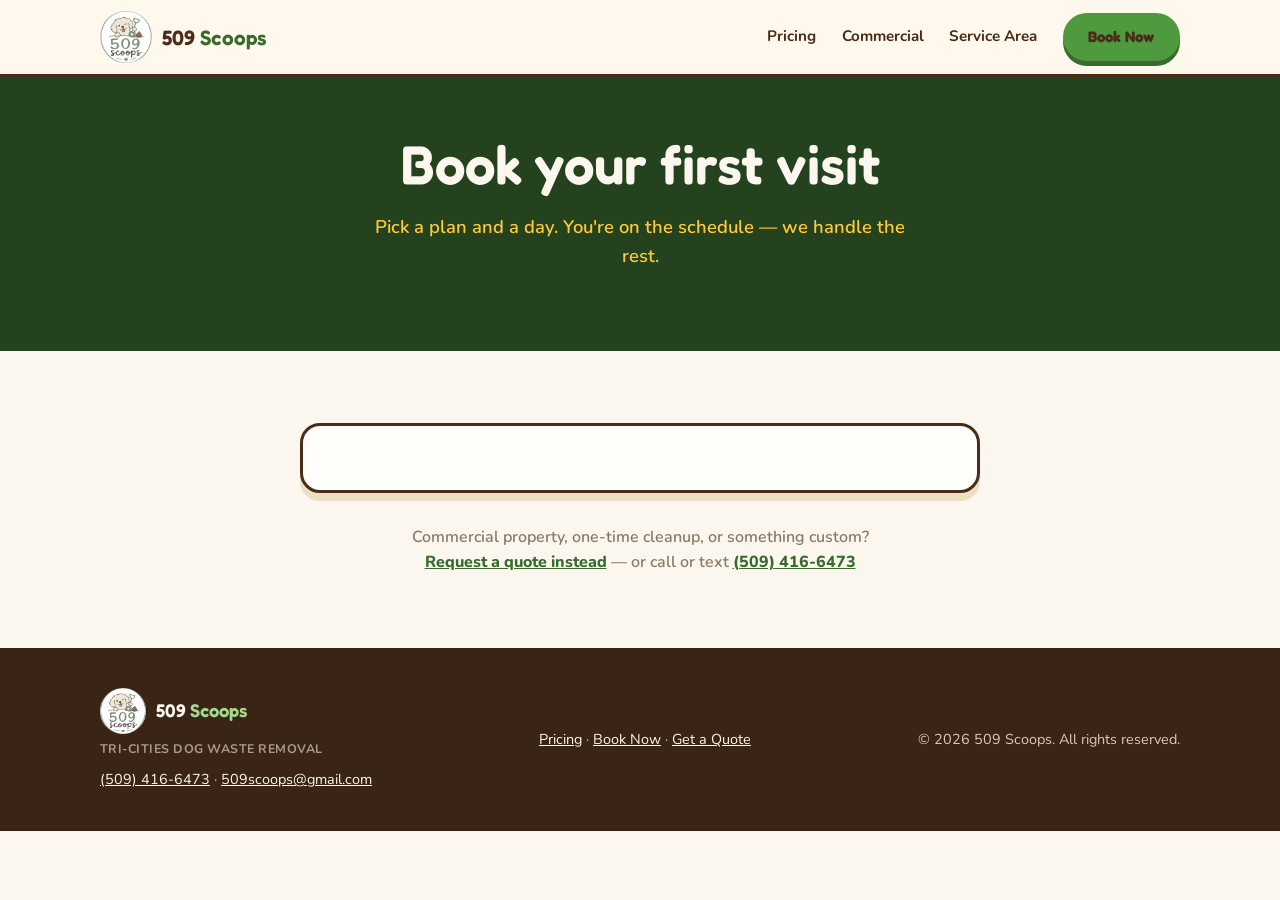
<file: book.html>
<!DOCTYPE html>
<html lang="en">
<head>
  <meta charset="UTF-8">
  <meta name="viewport" content="width=device-width, initial-scale=1.0">
  <title>Book Your First Visit — 509 Scoops Dog Waste Removal, Tri-Cities WA</title>
  <meta name="description" content="Pick your plan and schedule your first dog waste cleanup online. Real-time availability in Kennewick, Pasco, and Richland — booked in under a minute.">
  <link rel="icon" type="image/png" href="assets/favicon-64.png">
  <link rel="preconnect" href="https://fonts.googleapis.com">
  <link rel="preconnect" href="https://fonts.gstatic.com" crossorigin>
  <link href="https://fonts.googleapis.com/css2?family=Fredoka:wght@500;600;700&family=Nunito:wght@400;600;700;800&display=swap" rel="stylesheet">
  <link rel="stylesheet" href="css/styles.css">
</head>
<body>

  <header class="site-header">
    <nav class="nav container">
      <a class="brand" href="index.html"><img class="brand-badge" src="assets/logo-badge-300.png" alt="509 Scoops"><span class="brand-text">509 <em>Scoops</em></span></a>
      <button class="nav-toggle" aria-label="Toggle menu" aria-expanded="false">☰</button>
      <ul class="nav-links">
        <li><a href="pricing.html">Pricing</a></li>
        <li><a href="index.html#commercial">Commercial</a></li>
        <li><a href="index.html#service-area">Service Area</a></li>
        <li><a class="btn btn-primary" href="book.html">Book Now</a></li>
      </ul>
    </nav>
  </header>

  <section class="hero" style="padding:3.5rem 0 3rem;">
    <div class="container">
      <h1>Book your first visit</h1>
      <p class="lede">Pick a plan and a day. You're on the schedule — we handle the rest.</p>
    </div>
  </section>

  <section class="section">
    <div class="container">
      <div class="form-wrap">
        <!-- Jobber online booking embed — manage offerings and availability in
             Jobber under Settings → Requests and Bookings -->
        <div id="225b2abd-6e94-4a4e-9149-ae6d33d08424-4968383"></div>
        <link rel="stylesheet" href="https://d3ey4dbjkt2f6s.cloudfront.net/assets/external/work_request_embed.css" media="screen" />
        <script src="https://d3ey4dbjkt2f6s.cloudfront.net/assets/static_link/work_request_embed_snippet.js" clienthub_id="225b2abd-6e94-4a4e-9149-ae6d33d08424-4968383" form_url="https://clienthub.getjobber.com/client_hubs/225b2abd-6e94-4a4e-9149-ae6d33d08424/public/work_request/embedded_work_request_form?form_id=4968383"></script>
      </div>

      <div class="contact-fallback">
        <p>Commercial property, one-time cleanup, or something custom?</p>
        <p><a href="quote.html">Request a quote instead</a> — or call or text <a href="tel:+15094166473">(509) 416-6473</a></p>
      </div>
    </div>
  </section>

  <footer class="site-footer">
    <div class="container">
      <div>
        <a class="brand" href="index.html"><img class="brand-badge" src="assets/logo-badge-300.png" alt="509 Scoops"><span class="brand-text">509 <em>Scoops</em></span></a><span class="footer-tagline">Tri-Cities Dog Waste Removal</span>
        <a href="tel:+15094166473">(509) 416-6473</a> ·
        <a href="mailto:509scoops@gmail.com">509scoops@gmail.com</a>
      </div>
      <div>
        <a href="pricing.html">Pricing</a> ·
        <a href="book.html">Book Now</a> ·
        <a href="quote.html">Get a Quote</a>
      </div>
      <div>© 2026 509 Scoops. All rights reserved.</div>
    </div>
  </footer>

  <script src="js/nav.js"></script>
</body>
</html>
</file>
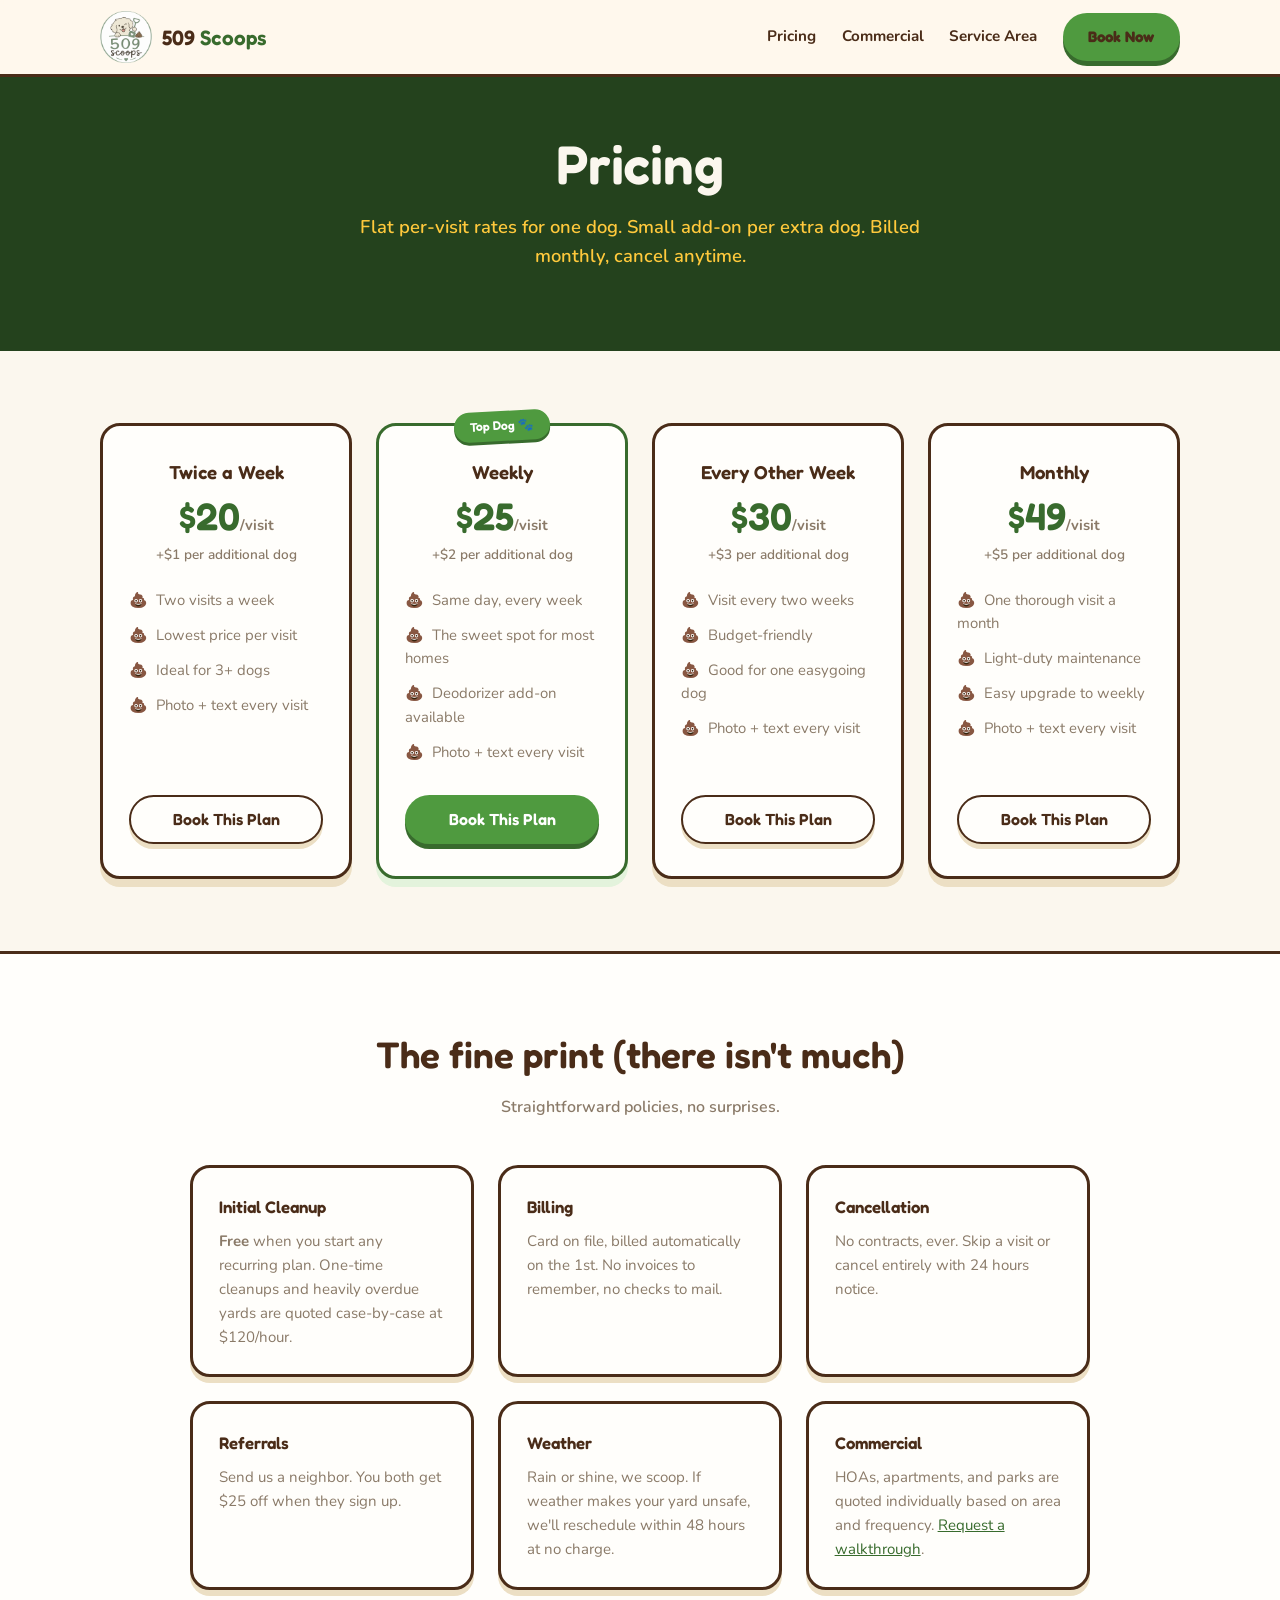
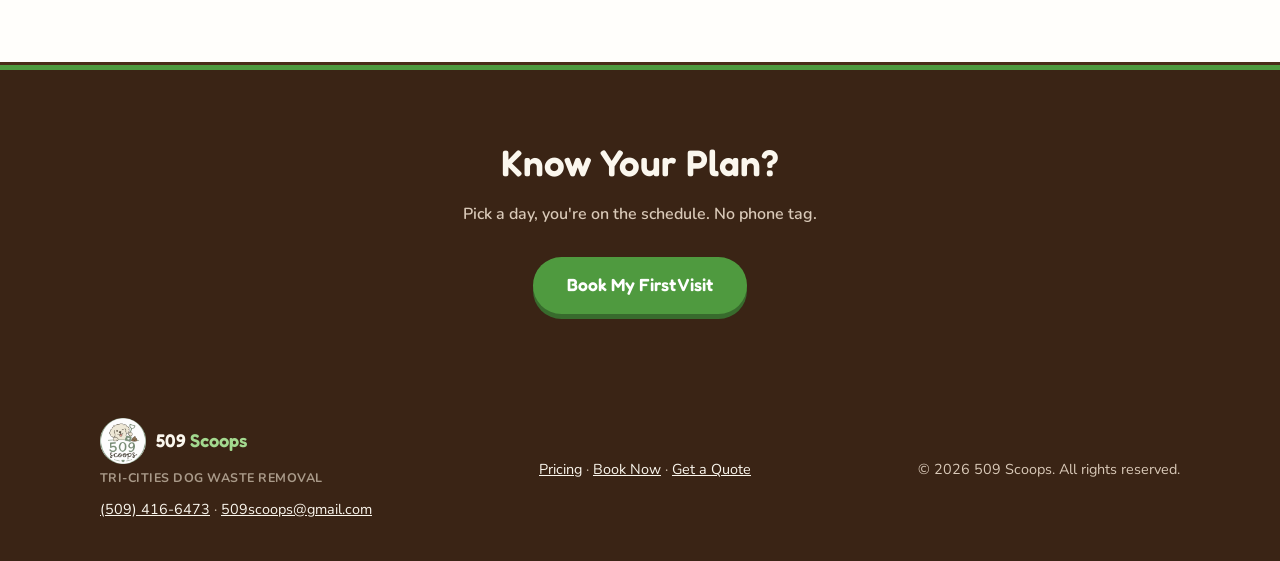
<file: pricing.html>
<!DOCTYPE html>
<html lang="en">
<head>
  <meta charset="UTF-8">
  <meta name="viewport" content="width=device-width, initial-scale=1.0">
  <title>Pricing — 509 Scoops Dog Waste Removal, Tri-Cities WA</title>
  <meta name="description" content="Flat per-visit pricing for dog waste removal in Kennewick, Pasco, and Richland. Twice-weekly from $20, weekly from $25, bi-weekly from $30. No contracts, cancel anytime.">
  <link rel="icon" type="image/png" href="assets/favicon-64.png">
  <link rel="preconnect" href="https://fonts.googleapis.com">
  <link rel="preconnect" href="https://fonts.gstatic.com" crossorigin>
  <link href="https://fonts.googleapis.com/css2?family=Fredoka:wght@500;600;700&family=Nunito:wght@400;600;700;800&display=swap" rel="stylesheet">
  <link rel="stylesheet" href="css/styles.css">
</head>
<body>

  <header class="site-header">
    <nav class="nav container">
      <a class="brand" href="index.html"><img class="brand-badge" src="assets/logo-badge-300.png" alt="509 Scoops"><span class="brand-text">509 <em>Scoops</em></span></a>
      <button class="nav-toggle" aria-label="Toggle menu" aria-expanded="false">☰</button>
      <ul class="nav-links">
        <li><a href="pricing.html">Pricing</a></li>
        <li><a href="index.html#commercial">Commercial</a></li>
        <li><a href="index.html#service-area">Service Area</a></li>
        <li><a class="btn btn-primary" href="book.html">Book Now</a></li>
      </ul>
    </nav>
  </header>

  <section class="hero" style="padding:3.5rem 0 3rem;">
    <div class="container">
      <h1>Pricing</h1>
      <p class="lede">Flat per-visit rates for one dog. Small add-on per extra dog. Billed monthly, cancel anytime.</p>
    </div>
  </section>

  <section class="section">
    <div class="container">
      <!-- Prices set from July 2026 Tri-Cities market sweep — confirm before launch -->
      <div class="plans">
        <div class="plan">
          <h3>Twice a Week</h3>
          <p class="price">$20<small>/visit</small></p>
          <p class="per-dog">+$1 per additional dog</p>
          <ul>
            <li>Two visits a week</li>
            <li>Lowest price per visit</li>
            <li>Ideal for 3+ dogs</li>
            <li>Photo + text every visit</li>
          </ul>
          <a class="btn btn-outline" href="book.html">Book This Plan</a>
        </div>
        <div class="plan featured">
          <span class="badge">Top Dog 🐾</span>
          <h3>Weekly</h3>
          <p class="price">$25<small>/visit</small></p>
          <p class="per-dog">+$2 per additional dog</p>
          <ul>
            <li>Same day, every week</li>
            <li>The sweet spot for most homes</li>
            <li>Deodorizer add-on available</li>
            <li>Photo + text every visit</li>
          </ul>
          <a class="btn btn-primary" href="book.html">Book This Plan</a>
        </div>
        <div class="plan">
          <h3>Every Other Week</h3>
          <p class="price">$30<small>/visit</small></p>
          <p class="per-dog">+$3 per additional dog</p>
          <ul>
            <li>Visit every two weeks</li>
            <li>Budget-friendly</li>
            <li>Good for one easygoing dog</li>
            <li>Photo + text every visit</li>
          </ul>
          <a class="btn btn-outline" href="book.html">Book This Plan</a>
        </div>
        <div class="plan">
          <h3>Monthly</h3>
          <p class="price">$49<small>/visit</small></p>
          <p class="per-dog">+$5 per additional dog</p>
          <ul>
            <li>One thorough visit a month</li>
            <li>Light-duty maintenance</li>
            <li>Easy upgrade to weekly</li>
            <li>Photo + text every visit</li>
          </ul>
          <a class="btn btn-outline" href="book.html">Book This Plan</a>
        </div>
      </div>
    </div>
  </section>

  <section class="section section-alt">
    <div class="container">
      <h2>The fine print (there isn't much)</h2>
      <p class="section-sub">Straightforward policies, no surprises.</p>
      <div class="details-grid">
        <div class="detail-card">
          <h3>Initial Cleanup</h3>
          <!-- Free-with-plan matches Your Local Scoop's offer — confirm you want to match it -->
          <p><strong>Free</strong> when you start any recurring plan. One-time cleanups and heavily overdue yards are quoted case-by-case at $120/hour.</p>
        </div>
        <div class="detail-card">
          <h3>Billing</h3>
          <p>Card on file, billed automatically on the 1st. No invoices to remember, no checks to mail.</p>
        </div>
        <div class="detail-card">
          <h3>Cancellation</h3>
          <p>No contracts, ever. Skip a visit or cancel entirely with 24 hours notice.</p>
        </div>
        <div class="detail-card">
          <h3>Referrals</h3>
          <!-- TODO: placeholder offer -->
          <p>Send us a neighbor. You both get $25 off when they sign up.</p>
        </div>
        <div class="detail-card">
          <h3>Weather</h3>
          <p>Rain or shine, we scoop. If weather makes your yard unsafe, we'll reschedule within 48 hours at no charge.</p>
        </div>
        <div class="detail-card">
          <h3>Commercial</h3>
          <p>HOAs, apartments, and parks are quoted individually based on area and frequency. <a href="quote.html">Request a walkthrough</a>.</p>
        </div>
      </div>
    </div>
  </section>

  <section class="cta-band">
    <div class="container">
      <h2>Know Your Plan?</h2>
      <p>Pick a day, you're on the schedule. No phone tag.</p>
      <a class="btn btn-primary btn-lg" href="book.html">Book My First Visit</a>
    </div>
  </section>

  <footer class="site-footer">
    <div class="container">
      <div>
        <a class="brand" href="index.html"><img class="brand-badge" src="assets/logo-badge-300.png" alt="509 Scoops"><span class="brand-text">509 <em>Scoops</em></span></a><span class="footer-tagline">Tri-Cities Dog Waste Removal</span>
        <a href="tel:+15094166473">(509) 416-6473</a> ·
        <a href="mailto:509scoops@gmail.com">509scoops@gmail.com</a>
      </div>
      <div>
        <a href="pricing.html">Pricing</a> ·
        <a href="book.html">Book Now</a> ·
        <a href="quote.html">Get a Quote</a>
      </div>
      <div>© 2026 509 Scoops. All rights reserved.</div>
    </div>
  </footer>

  <script src="js/nav.js"></script>
</body>
</html>
</file>
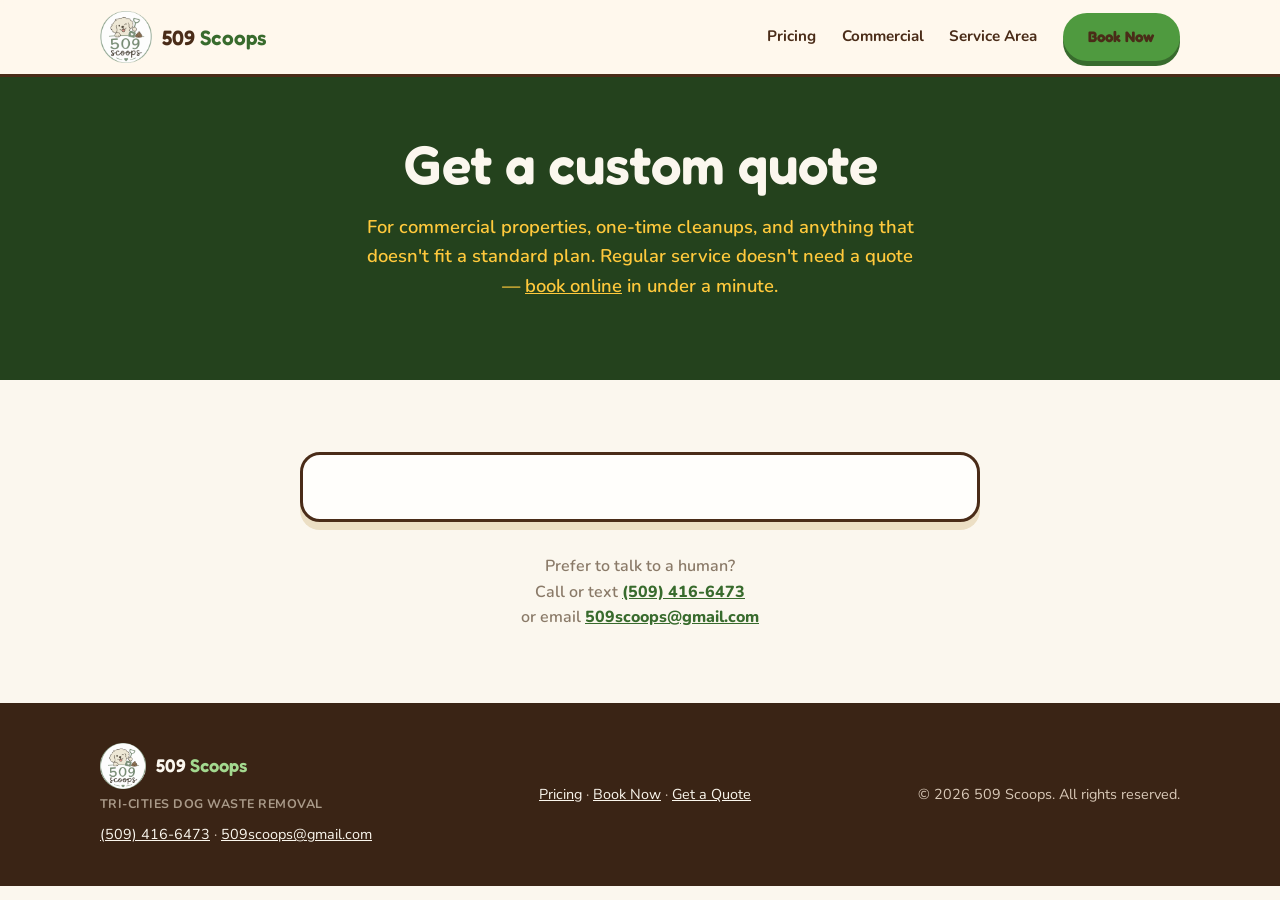
<file: quote.html>
<!DOCTYPE html>
<html lang="en">
<head>
  <meta charset="UTF-8">
  <meta name="viewport" content="width=device-width, initial-scale=1.0">
  <title>Get a Free Quote — 509 Scoops Dog Waste Removal, Tri-Cities WA</title>
  <meta name="description" content="Request a free quote for dog waste removal in Kennewick, Pasco, and Richland. Tell us about your yard and dogs — we'll get back to you the same day.">
  <link rel="icon" type="image/png" href="assets/favicon-64.png">
  <link rel="preconnect" href="https://fonts.googleapis.com">
  <link rel="preconnect" href="https://fonts.gstatic.com" crossorigin>
  <link href="https://fonts.googleapis.com/css2?family=Fredoka:wght@500;600;700&family=Nunito:wght@400;600;700;800&display=swap" rel="stylesheet">
  <link rel="stylesheet" href="css/styles.css">
</head>
<body>

  <header class="site-header">
    <nav class="nav container">
      <a class="brand" href="index.html"><img class="brand-badge" src="assets/logo-badge-300.png" alt="509 Scoops"><span class="brand-text">509 <em>Scoops</em></span></a>
      <button class="nav-toggle" aria-label="Toggle menu" aria-expanded="false">☰</button>
      <ul class="nav-links">
        <li><a href="pricing.html">Pricing</a></li>
        <li><a href="index.html#commercial">Commercial</a></li>
        <li><a href="index.html#service-area">Service Area</a></li>
        <li><a class="btn btn-primary" href="book.html">Book Now</a></li>
      </ul>
    </nav>
  </header>

  <section class="hero" style="padding:3.5rem 0 3rem;">
    <div class="container">
      <h1>Get a custom quote</h1>
      <p class="lede">For commercial properties, one-time cleanups, and anything that doesn't fit a standard plan. Regular service doesn't need a quote — <a href="book.html" style="color:var(--yellow);">book online</a> in under a minute.</p>
    </div>
  </section>

  <section class="section">
    <div class="container">
      <div class="form-wrap">
        <!-- Jobber request form embed — manage the form in Jobber under
             Settings → Requests and Bookings -->
        <div id="225b2abd-6e94-4a4e-9149-ae6d33d08424-4968163"></div>
        <link rel="stylesheet" href="https://d3ey4dbjkt2f6s.cloudfront.net/assets/external/work_request_embed.css" media="screen" />
        <script src="https://d3ey4dbjkt2f6s.cloudfront.net/assets/static_link/work_request_embed_snippet.js" clienthub_id="225b2abd-6e94-4a4e-9149-ae6d33d08424-4968163" form_url="https://clienthub.getjobber.com/client_hubs/225b2abd-6e94-4a4e-9149-ae6d33d08424/public/work_request/embedded_work_request_form?form_id=4968163"></script>
      </div>

      <div class="contact-fallback">
        <p>Prefer to talk to a human?</p>
        <!-- TODO: real phone and email -->
        <p>
          Call or text <a href="tel:+15094166473">(509) 416-6473</a><br>
          or email <a href="mailto:509scoops@gmail.com">509scoops@gmail.com</a>
        </p>
      </div>
    </div>
  </section>

  <footer class="site-footer">
    <div class="container">
      <div>
        <a class="brand" href="index.html"><img class="brand-badge" src="assets/logo-badge-300.png" alt="509 Scoops"><span class="brand-text">509 <em>Scoops</em></span></a><span class="footer-tagline">Tri-Cities Dog Waste Removal</span>
        <a href="tel:+15094166473">(509) 416-6473</a> ·
        <a href="mailto:509scoops@gmail.com">509scoops@gmail.com</a>
      </div>
      <div>
        <a href="pricing.html">Pricing</a> ·
        <a href="book.html">Book Now</a> ·
        <a href="quote.html">Get a Quote</a>
      </div>
      <div>© 2026 509 Scoops. All rights reserved.</div>
    </div>
  </footer>

  <script src="js/nav.js"></script>
</body>
</html>
</file>
<file: css/styles.css>
/* ============================================================
   509 Scoops — site styles
   Theme: whimsical yard/outdoor palette (grass green, sunshine
   yellow, sky blue, dirt brown) built around the mascot — a
   grinning poop swirl sitting in the grass. No dessert cues.
   ============================================================ */

:root {
  --cream: #fbf7ee;
  --paper: #fffefb;
  --brown: #4a2c18;
  --brown-soft: #8a7a68;
  --dirt: #3a2415;
  --grass-dark: #24421d;
  --green: #4f9a3f;
  --green-dark: #386b2d;
  --green-pale: #e3f3dc;
  --sky: #5bb8dd;
  --sky-dark: #2f8fb3;
  --sky-pale: #e2f3fa;
  --yellow: #ffc93c;
  --yellow-pale: #fff3d2;
  --line: #ecdfc4;
  --radius: 20px;
  --font-head: "Fredoka", "Baloo 2", sans-serif;
  --font: "Nunito", -apple-system, BlinkMacSystemFont, "Segoe UI", Roboto,
    Helvetica, Arial, sans-serif;
}

* {
  box-sizing: border-box;
  margin: 0;
  padding: 0;
}

html {
  scroll-behavior: smooth;
}

html {
  overflow-x: hidden;
}

body {
  font-family: var(--font);
  color: var(--brown);
  background: var(--cream);
  line-height: 1.6;
  overflow-x: hidden;
}

img {
  max-width: 100%;
  display: block;
}

a {
  color: var(--green-dark);
}

h1, h2, h3 {
  font-family: var(--font-head);
  font-weight: 600;
}

.container {
  width: min(1080px, 92%);
  margin: 0 auto;
}

/* ---------- Header ---------- */

.site-header {
  position: sticky;
  top: 0;
  z-index: 50;
  background: rgba(255, 248, 236, 0.95);
  backdrop-filter: blur(6px);
  border-bottom: 3px solid var(--brown);
}

.nav {
  display: flex;
  align-items: center;
  justify-content: space-between;
  padding: 0.7rem 0;
}

.brand {
  display: flex;
  align-items: center;
  gap: 0.6rem;
  text-decoration: none;
}

.brand-badge {
  height: 52px;
  width: 52px;
}

.brand-text {
  font-family: var(--font-head);
  font-weight: 600;
  font-size: 1.3rem;
  color: var(--brown);
}

.brand-text em {
  font-style: normal;
  color: var(--green-dark);
}

.nav-links {
  display: flex;
  align-items: center;
  gap: 1.6rem;
  list-style: none;
}

.nav-links a {
  text-decoration: none;
  color: var(--brown);
  font-weight: 700;
  font-size: 0.95rem;
}

.nav-links a:hover {
  color: var(--green-dark);
}

.nav-toggle {
  display: none;
  background: none;
  border: none;
  font-size: 1.6rem;
  color: var(--brown);
  cursor: pointer;
}

/* ---------- Buttons ---------- */

.btn {
  display: inline-block;
  padding: 0.75rem 1.6rem;
  border-radius: 999px;
  font-family: var(--font-head);
  font-weight: 600;
  font-size: 1rem;
  text-decoration: none;
  transition: transform 0.12s ease, box-shadow 0.12s ease;
  border: none;
  cursor: pointer;
}

.btn-primary {
  background: var(--green);
  color: #fff;
  box-shadow: 0 5px 0 var(--green-dark);
}

.btn-primary:hover {
  transform: translateY(2px);
  box-shadow: 0 3px 0 var(--green-dark);
}

.btn-outline {
  background: var(--paper);
  color: var(--brown);
  border: 2px solid var(--brown);
  box-shadow: 0 5px 0 var(--line);
  padding: calc(0.75rem - 2px) calc(1.6rem - 2px);
}

.btn-outline:hover {
  transform: translateY(2px);
  box-shadow: 0 3px 0 var(--line);
}

.btn-lg {
  padding: 0.9rem 2.1rem;
  font-size: 1.1rem;
}

/* ---------- Hero ---------- */

.hero {
  position: relative;
  background: var(--grass-dark);
  color: var(--cream);
  padding: 4.5rem 0 6rem;
  text-align: center;
  overflow: hidden;
}

.hero .confetti {
  position: absolute;
  border-radius: 3px;
}

.hero h1 {
  font-size: clamp(2rem, 5vw, 3.4rem);
  line-height: 1.15;
  max-width: 720px;
  margin: 0 auto 1rem;
  position: relative;
}

.hero p.lede {
  font-family: var(--font);
  font-weight: 600;
  font-size: 1.15rem;
  color: var(--yellow);
  max-width: 560px;
  margin: 0 auto 2rem;
  position: relative;
}

.hero .cta-row {
  display: flex;
  gap: 1rem;
  justify-content: center;
  flex-wrap: wrap;
  position: relative;
}

.hero .cta-row .btn-outline {
  background: transparent;
  border-color: var(--cream);
  color: var(--cream);
  box-shadow: 0 5px 0 rgba(255, 248, 236, 0.3);
}

.hero .price-note {
  margin-top: 1.4rem;
  font-size: 0.95rem;
  color: #d9c9b8;
  position: relative;
}

.hero-wave {
  position: absolute;
  bottom: -1px;
  left: 0;
  width: 100%;
  height: 50px;
  display: block;
}

/* ---------- Trust bar ---------- */

.trust-bar {
  background: var(--sky);
  padding: 0.75rem 0;
}

.trust-bar .container {
  display: flex;
  justify-content: center;
  gap: 0.5rem 1.8rem;
  flex-wrap: wrap;
  text-align: center;
}

.trust-item {
  font-family: var(--font-head);
  font-weight: 600;
  font-size: 0.85rem;
  color: var(--brown);
}

/* ---------- Sections ---------- */

.section {
  padding: 4.5rem 0;
}

.section-alt {
  background: var(--paper);
  border-top: 3px solid var(--brown);
  border-bottom: 3px solid var(--brown);
}

.section h2 {
  font-size: clamp(1.6rem, 3.5vw, 2.3rem);
  color: var(--brown);
  text-align: center;
  margin-bottom: 0.6rem;
}

.section .section-sub {
  text-align: center;
  color: var(--brown-soft);
  max-width: 620px;
  margin: 0 auto 2.8rem;
  font-weight: 600;
}

/* ---------- How it works ---------- */

.steps {
  display: grid;
  grid-template-columns: repeat(3, 1fr);
  gap: 2rem;
}

.step {
  text-align: center;
  padding: 0 1rem;
}

.step .num {
  display: inline-flex;
  align-items: center;
  justify-content: center;
  width: 3rem;
  height: 3rem;
  border-radius: 50%;
  background: var(--green);
  color: #fff;
  font-family: var(--font-head);
  font-weight: 600;
  font-size: 1.3rem;
  margin-bottom: 0.9rem;
}

.step:nth-child(2) .num {
  background: var(--sky-dark);
}

.step:nth-child(3) .num {
  background: var(--yellow);
  color: var(--brown);
}

.step h3 {
  margin-bottom: 0.4rem;
  color: var(--brown);
}

.step p {
  color: var(--brown-soft);
  font-size: 0.97rem;
}

/* ---------- Pricing cards ---------- */

.plans {
  display: grid;
  grid-template-columns: repeat(auto-fit, minmax(230px, 1fr));
  gap: 1.5rem;
  align-items: stretch;
}

.plan {
  background: var(--paper);
  border: 3px solid var(--brown);
  border-radius: var(--radius);
  padding: 2rem 1.6rem;
  text-align: center;
  box-shadow: 0 8px 0 var(--line);
  display: flex;
  flex-direction: column;
  position: relative;
}

.plan.featured {
  border-color: var(--green-dark);
  box-shadow: 0 8px 0 var(--green-pale);
}

.plan .badge {
  position: absolute;
  top: -0.9rem;
  left: 50%;
  transform: translateX(-50%) rotate(-3deg);
  background: var(--green);
  color: #fff;
  font-family: var(--font-head);
  font-size: 0.78rem;
  font-weight: 600;
  padding: 0.3rem 1rem;
  border-radius: 999px;
  white-space: nowrap;
  box-shadow: 0 3px 0 var(--green-dark);
}

.plan h3 {
  color: var(--brown);
  margin-bottom: 0.6rem;
}

.plan .price {
  font-family: var(--font-head);
  font-size: 2.4rem;
  font-weight: 600;
  color: var(--green-dark);
  line-height: 1;
}

.plan .price small {
  font-family: var(--font);
  font-size: 0.92rem;
  font-weight: 700;
  color: var(--brown-soft);
}

.plan .per-dog {
  font-size: 0.85rem;
  font-weight: 600;
  color: var(--brown-soft);
  margin: 0.5rem 0 1.1rem;
}

.plan ul {
  list-style: none;
  text-align: left;
  margin-bottom: 1.5rem;
  flex-grow: 1;
}

.plan ul li {
  padding: 0.35rem 0;
  font-size: 0.93rem;
  color: var(--brown-soft);
}

.plan ul li::before {
  content: "💩";
  margin-right: 0.5rem;
}

/* ---------- Commercial ---------- */

.commercial-grid {
  display: grid;
  grid-template-columns: repeat(3, 1fr);
  gap: 1.5rem;
}

.commercial-card {
  background: var(--dirt);
  color: var(--cream);
  border-radius: var(--radius);
  padding: 2rem 1.6rem;
  text-align: center;
  border: 3px solid var(--brown);
}

.commercial-card h3 {
  margin-bottom: 0.5rem;
  color: var(--yellow);
}

.commercial-card p {
  color: #d9c9b8;
  font-size: 0.93rem;
}

/* ---------- Service area ---------- */

.city-chips {
  display: flex;
  flex-wrap: wrap;
  gap: 0.6rem;
  justify-content: center;
  max-width: 800px;
  margin: 0 auto;
}

.city-chips span {
  border: 2px solid var(--brown);
  border-radius: 999px;
  padding: 0.35rem 1rem;
  font-size: 0.9rem;
  font-weight: 700;
  color: var(--brown);
}

.city-chips span:nth-child(4n+1) { background: var(--green-pale); }
.city-chips span:nth-child(4n+2) { background: var(--sky-pale); }
.city-chips span:nth-child(4n+3) { background: var(--yellow-pale); }
.city-chips span:nth-child(4n+4) { background: var(--paper); }

/* ---------- CTA band ---------- */

.cta-band {
  background: var(--dirt);
  color: var(--cream);
  text-align: center;
  padding: 4rem 0;
  border-top: 5px solid var(--green);
}

.cta-band h2 {
  color: var(--cream);
  font-size: clamp(1.6rem, 3.5vw, 2.3rem);
  margin-bottom: 0.6rem;
}

.cta-band p {
  color: #d9c9b8;
  margin-bottom: 1.8rem;
  font-weight: 600;
}

/* ---------- Details / fine print lists ---------- */

.details-grid {
  display: grid;
  grid-template-columns: repeat(auto-fit, minmax(260px, 1fr));
  gap: 1.5rem;
  max-width: 900px;
  margin: 0 auto;
}

.detail-card {
  background: var(--paper);
  border: 3px solid var(--brown);
  border-radius: var(--radius);
  padding: 1.6rem;
  box-shadow: 0 6px 0 var(--line);
}

.detail-card h3 {
  color: var(--brown);
  font-size: 1.05rem;
  margin-bottom: 0.5rem;
}

.detail-card p {
  color: var(--brown-soft);
  font-size: 0.94rem;
}

/* ---------- Quote / booking form pages ---------- */

.form-wrap {
  max-width: 680px;
  margin: 0 auto;
  background: var(--paper);
  border: 3px solid var(--brown);
  border-radius: var(--radius);
  padding: 2rem;
  box-shadow: 0 8px 0 var(--line);
  overflow-x: auto;
}

.form-placeholder {
  border: 3px dashed var(--green);
  border-radius: var(--radius);
  padding: 2.5rem 1.5rem;
  text-align: center;
  color: var(--brown-soft);
  background: var(--green-pale);
}

.contact-fallback {
  text-align: center;
  margin-top: 2rem;
  color: var(--brown-soft);
  font-weight: 600;
}

.contact-fallback a {
  font-weight: 800;
}

/* ---------- Footer ---------- */

.site-footer {
  background: var(--dirt);
  color: #d9c9b8;
  padding: 2.5rem 0;
  font-size: 0.9rem;
}

.site-footer .container {
  display: flex;
  justify-content: space-between;
  align-items: center;
  gap: 1.5rem;
  flex-wrap: wrap;
}

.site-footer a {
  color: var(--cream);
}

.site-footer .brand-text {
  color: var(--cream);
  font-size: 1.15rem;
}

.site-footer .brand-text em {
  color: #a3d98f;
}

.site-footer .brand-badge {
  height: 46px;
  width: 46px;
}

.footer-tagline {
  display: block;
  margin: 0.3rem 0 0.6rem;
  font-size: 0.78rem;
  font-weight: 700;
  letter-spacing: 0.04em;
  text-transform: uppercase;
  color: #a99a89;
}

/* ---------- Responsive ---------- */

@media (max-width: 760px) {
  .nav-toggle {
    display: block;
  }

  .nav-links {
    display: none;
    position: absolute;
    top: 100%;
    left: 0;
    right: 0;
    flex-direction: column;
    gap: 0;
    background: var(--cream);
    border-bottom: 3px solid var(--brown);
    padding: 0.5rem 0 1rem;
  }

  .nav-links.open {
    display: flex;
  }

  .nav-links li {
    width: 100%;
    text-align: center;
    padding: 0.6rem 0;
  }

  .steps,
  .commercial-grid {
    grid-template-columns: 1fr;
  }

  .hero {
    padding: 3.5rem 0 4.5rem;
  }
}
</file>
